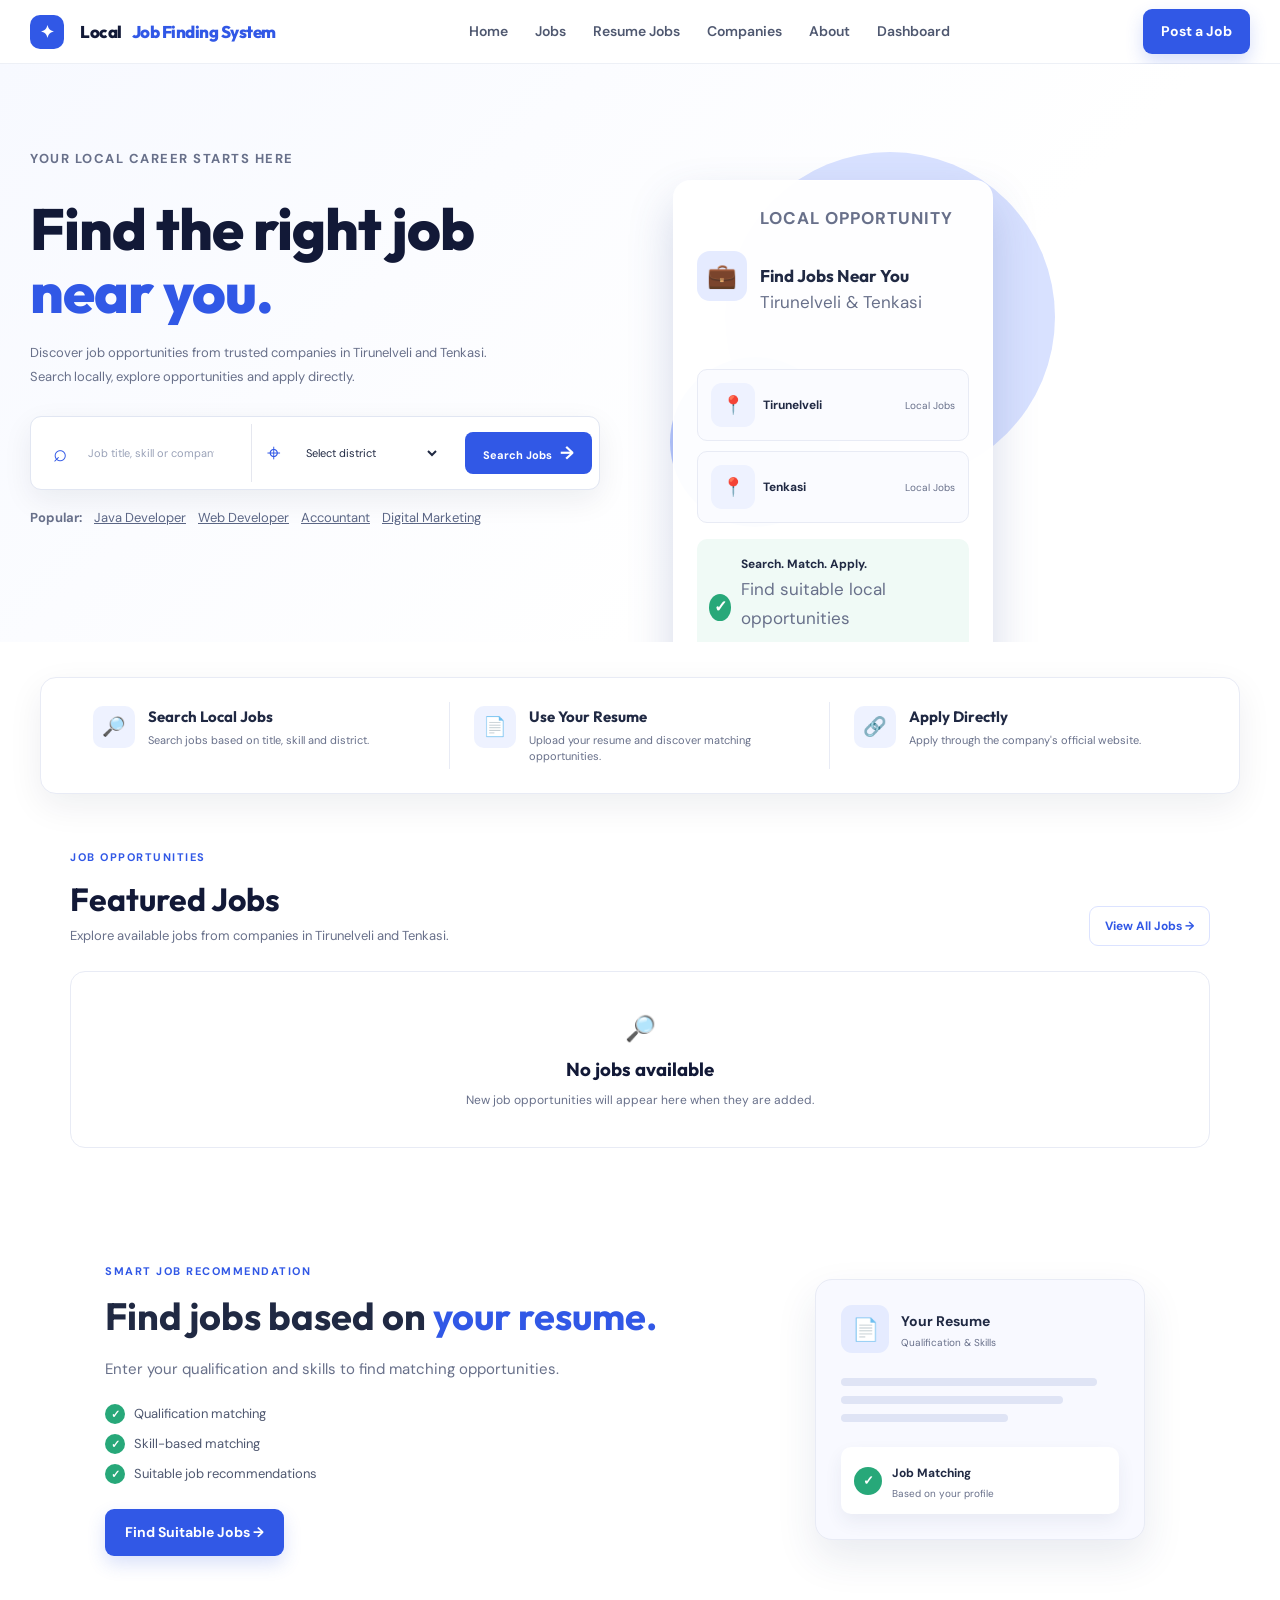
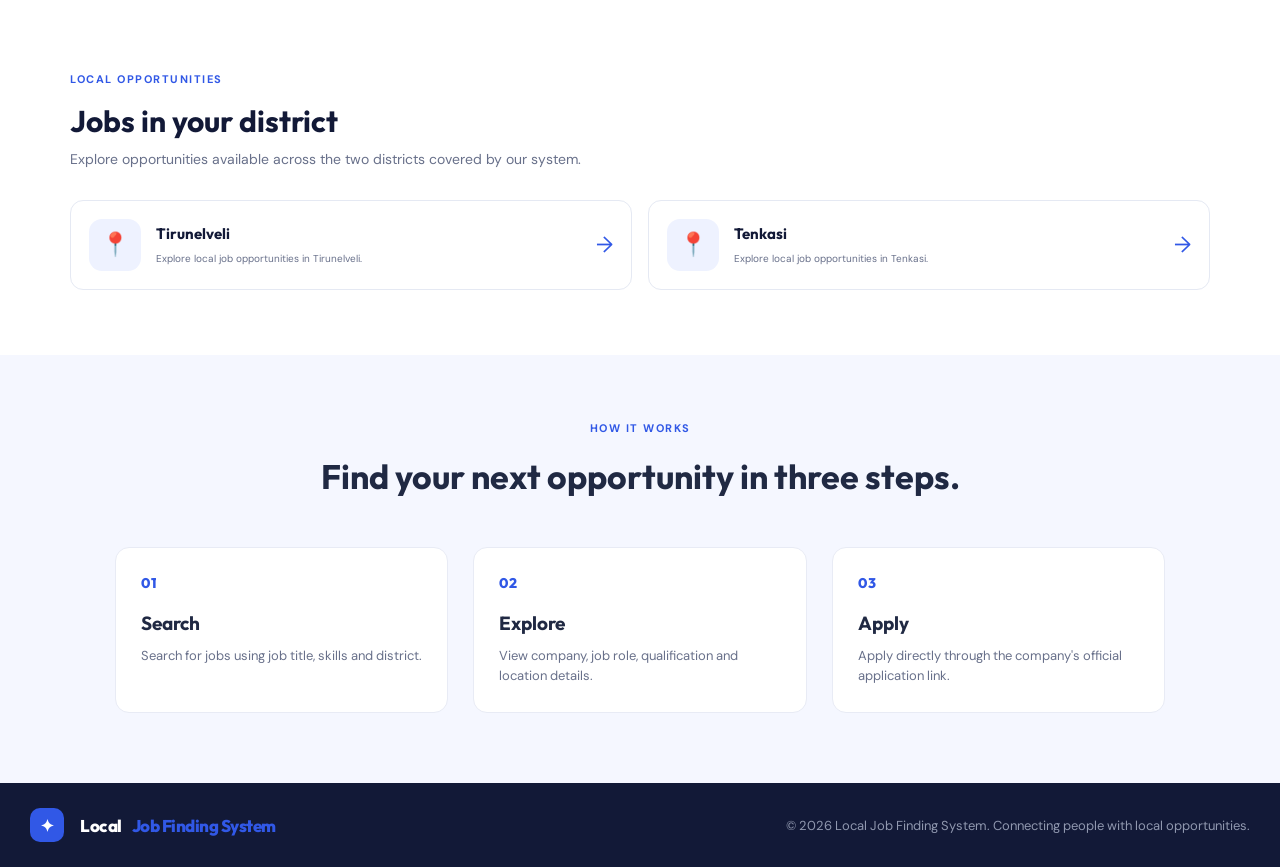
<file: src/main/resources/static/index.html>
<!DOCTYPE html>
<html lang="en">

<head>
    <meta charset="UTF-8">
    <meta name="viewport" content="width=device-width, initial-scale=1.0">

    <title> Local Job Finding System</title>

    <link rel="stylesheet" href="css/style.css">
</head>

<body>

    <!-- ================= NAVBAR ================= -->

    <header class="navbar">

        <a class="logo" href="index.html">
            <span class="logo-icon">✦</span>
            Local<span>Job Finding System</span>
        </a>

        <nav>
            <a href="index.html">Home</a>
            <a href="jobs.html">Jobs</a>
            <a href="resume-jobs.html">Resume Jobs</a>
            <a href="companies.html">Companies</a>
            <a href="about.html">About</a>
            <a href="dashboard.html">Dashboard</a>
        </nav>

        <div class="nav-actions">
            <a class="post-job" href="post-job.html">Post a Job</a>
        </div>

    </header>


    <main>

        <!-- ================= HERO ================= -->

        <section class="hero">

            <div class="hero-content">

                <p class="tag">
                    YOUR LOCAL CAREER STARTS HERE
                </p>

                <h1>
                    Find the right job
                    <br>
                    <span>near you.</span>
                </h1>

                <p class="hero-text">
                    Discover job opportunities from trusted companies
                    in Tirunelveli and Tenkasi. Search locally,
                    explore opportunities and apply directly.
                </p>


                <!-- SEARCH -->

                <div class="search-box">

                    <div class="search-field">

                        <span>⌕</span>

                        <input
                            type="text"
                            id="homeJobSearch"
                            placeholder="Job title, skill or company">

                    </div>


                    <div class="search-field location">

                        <span>⌖</span>

                        <select id="homeDistrict">

                            <option value="">
                                Select district
                            </option>

                            <option value="Tirunelveli">
                                Tirunelveli
                            </option>

                            <option value="Tenkasi">
                                Tenkasi
                            </option>

                        </select>

                    </div>


                    <button id="homeSearchBtn">
                        Search Jobs
                        <span>→</span>
                    </button>

                </div>


                <!-- POPULAR SEARCH -->

                <div class="popular">

                    <strong>Popular:</strong>

                    <a href="jobs.html?search=Java Developer">
                        Java Developer
                    </a>

                    <a href="jobs.html?search=Web Developer">
                        Web Developer
                    </a>

                    <a href="jobs.html?search=Accountant">
                        Accountant
                    </a>

                    <a href="jobs.html?search=Digital Marketing">
                        Digital Marketing
                    </a>

                </div>

            </div>


            <!-- ================= HERO VISUAL ================= -->

            <div class="hero-visual">

                <div class="circle circle-one"></div>
                <div class="circle circle-two"></div>

                <div class="career-card">

                    <div class="card-top">

                        <div class="profile-icon">
                            💼
                        </div>

                        <div>

                            <p class="small-title">
                                LOCAL OPPORTUNITY
                            </p>

                            <h3>
                                Find Jobs Near You
                            </h3>

                            <p class="company">
                                Tirunelveli & Tenkasi
                            </p>

                        </div>

                    </div>


                    <div class="district-box">

                        <div>
                            <span class="district-icon">📍</span>
                            <strong>Tirunelveli</strong>
                        </div>

                        <span>
                            Local Jobs
                        </span>

                    </div>


                    <div class="district-box">

                        <div>
                            <span class="district-icon">📍</span>
                            <strong>Tenkasi</strong>
                        </div>

                        <span>
                            Local Jobs
                        </span>

                    </div>


                    <div class="career-message">

                        <span class="check-icon">
                            ✓
                        </span>

                        <div>

                            <strong>
                                Search. Match. Apply.
                            </strong>

                            <p>
                                Find suitable local opportunities
                            </p>

                        </div>

                    </div>

                </div>

            </div>

        </section>


        <!-- ==================================================
             NO STATS SECTION
             ================================================== -->


        <!-- ================= QUICK INFO ================= -->

        <section class="quick-info">

            <div class="info-card">

                <div class="info-icon">
                    🔎
                </div>

                <div>

                    <h3>
                        Search Local Jobs
                    </h3>

                    <p>
                        Search jobs based on title, skill
                        and district.
                    </p>

                </div>

            </div>


            <div class="info-card">

                <div class="info-icon">
                    📄
                </div>

                <div>

                    <h3>
                        Use Your Resume
                    </h3>

                    <p>
                        Upload your resume and discover
                        matching opportunities.
                    </p>

                </div>

            </div>


            <div class="info-card">

                <div class="info-icon">
                    🔗
                </div>

                <div>

                    <h3>
                        Apply Directly
                    </h3>

                    <p>
                        Apply through the company's
                        official website.
                    </p>

                </div>

            </div>

        </section>


        <!-- ================= RESUME SECTION ================= -->

        <section class="resume-section">

            <div class="resume-content">

                <p class="tag">
                    SMART JOB RECOMMENDATION
                </p>

                <h2>
                    Find jobs based on
                    <span>your resume.</span>
                </h2>
                <p>
                  Enter your qualification and skills
                  to find matching opportunities.
                </p>


                <div class="resume-points">

                    <div>
                        <span>✓</span>
                        Qualification matching
                    </div>

                    <div>
                        <span>✓</span>
                        Skill-based matching
                    </div>

                    <div>
                        <span>✓</span>
                        Suitable job recommendations
                    </div>

                </div>


                <a
                    href="resume-jobs.html"
                    class="primary-button">

                    Find Suitable Jobs →

                </a>

            </div>


            <div class="resume-visual">

                <div class="resume-box">

                    <div class="resume-header">

                        <div class="resume-file-icon">
                            📄
                        </div>

                        <div>

                            <strong>
                                Your Resume
                            </strong>

                            <p>
                                Qualification & Skills
                            </p>

                        </div>

                    </div>


                    <div class="resume-line large"></div>
                    <div class="resume-line"></div>
                    <div class="resume-line medium"></div>


                    <div class="matching-box">

                        <span>✓</span>

                        <div>

                            <strong>
                                Job Matching
                            </strong>

                            <p>
                                Based on your profile
                            </p>

                        </div>

                    </div>

                </div>

            </div>

        </section>


        <!-- ================= DISTRICT SECTION ================= -->

        <section class="district-section">

            <div class="section-heading">

                <div>

                    <p class="tag">
                        LOCAL OPPORTUNITIES
                    </p>

                    <h2>
                        Jobs in your district
                    </h2>

                    <p class="section-description">
                        Explore opportunities available
                        across the two districts covered
                        by our system.
                    </p>

                </div>

            </div>


            <div class="district-grid">

                <a
                    href="jobs.html?district=Tirunelveli"
                    class="district-card">

                    <div class="district-card-icon">
                        📍
                    </div>

                    <div>

                        <h3>
                            Tirunelveli
                        </h3>

                        <p>
                            Explore local job opportunities
                            in Tirunelveli.
                        </p>

                    </div>

                    <span class="arrow">
                        →
                    </span>

                </a>


                <a
                    href="jobs.html?district=Tenkasi"
                    class="district-card">

                    <div class="district-card-icon">
                        📍
                    </div>

                    <div>

                        <h3>
                            Tenkasi
                        </h3>

                        <p>
                            Explore local job opportunities
                            in Tenkasi.
                        </p>

                    </div>

                    <span class="arrow">
                        →
                    </span>

                </a>

            </div>

        </section>


        <!-- ================= HOW IT WORKS ================= -->

        <section
            class="how-section"
            id="how-it-works">

            <div class="section-heading center">

                <p class="tag">
                    HOW IT WORKS
                </p>

                <h2>
                    Find your next opportunity
                    in three steps.
                </h2>

            </div>


            <div class="steps">

                <div class="step">

                    <div class="step-number">
                        01
                    </div>

                    <h3>
                        Search
                    </h3>

                    <p>
                        Search for jobs using job title,
                        skills and district.
                    </p>

                </div>


                <div class="step">

                    <div class="step-number">
                        02
                    </div>

                    <h3>
                        Explore
                    </h3>

                    <p>
                        View company, job role,
                        qualification and location details.
                    </p>

                </div>


                <div class="step">

                    <div class="step-number">
                        03
                    </div>

                    <h3>
                        Apply
                    </h3>

                    <p>
                        Apply directly through the
                        company's official application link.
                    </p>

                </div>

            </div>

        </section>

    </main>


    <!-- ================= FOOTER ================= -->

    <footer>

        <a class="logo" href="index.html">

            <span class="logo-icon">
                ✦
            </span>

            Local <span>Job Finding System</span>

        </a>

        <p>
            © 2026 Local Job Finding System. Connecting people with
            local opportunities.
        </p>

    </footer>


    <script src="js/script.js"></script>

</body>

</html>
</file>
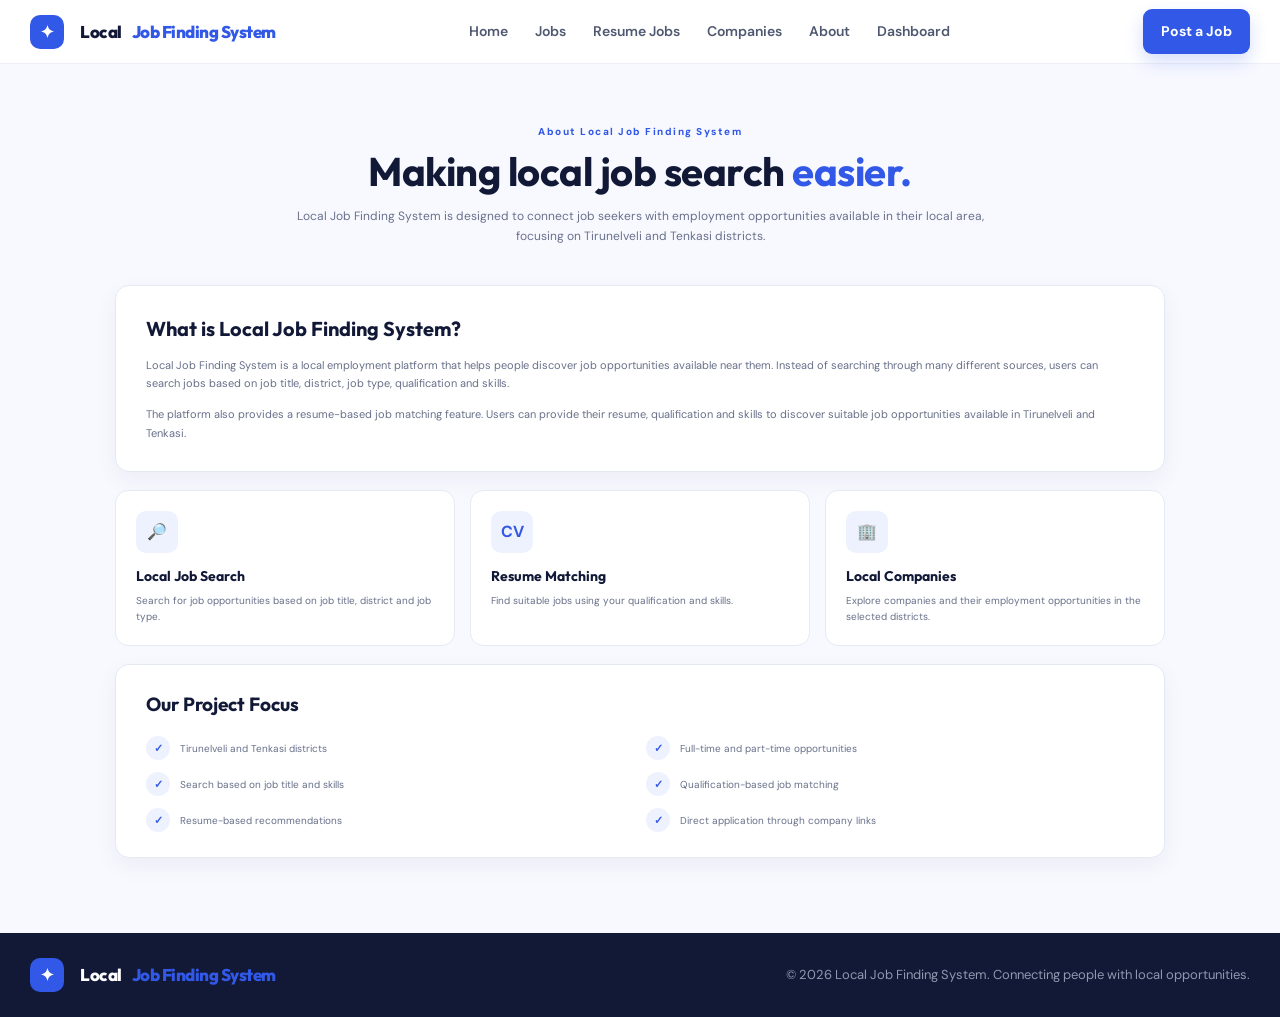
<file: src/main/resources/static/about.html>
<!DOCTYPE html>
<html lang="en">

<head>
    <meta charset="UTF-8">
    <meta name="viewport" content="width=device-width, initial-scale=1.0">

    <title>About | Local Job Finding System</title>

    <link rel="stylesheet" href="css/style.css">

    <style>
        .about-page {
            background: #f7f8fc;
            min-height: calc(100vh - 100px);
            padding: 70px 24px 90px;
        }

        .about-header {
            max-width: 780px;
            margin: 0 auto 50px;
            text-align: center;
        }

        .about-label {
            color: #3158df;
            font-size: 14px;
            font-weight: 700;
            letter-spacing: 1.5px;
            margin-bottom: 12px;
        }

        .about-header h1 {
            color: #17213c;
            font-size: 42px;
            margin: 0 0 16px;
        }

        .about-header h1 span {
            color: #3158df;
        }

        .about-header p {
            color: #707a94;
            font-size: 17px;
            line-height: 1.7;
            margin: 0;
        }

        .about-container {
            max-width: 1050px;
            margin: auto;
        }

        .about-main {
            background: white;
            border: 1px solid #e7eaf2;
            border-radius: 18px;
            padding: 35px;
            margin-bottom: 25px;
            box-shadow: 0 8px 25px rgba(30, 50, 100, 0.04);
        }

        .about-main h2 {
            color: #17213c;
            font-size: 25px;
            margin: 0 0 15px;
        }

        .about-main p {
            color: #737d94;
            font-size: 15px;
            line-height: 1.8;
            margin: 0 0 15px;
        }

        .about-main p:last-child {
            margin-bottom: 0;
        }

        .about-grid {
            display: grid;
            grid-template-columns: repeat(3, 1fr);
            gap: 20px;
            margin-bottom: 25px;
        }

        .about-card {
            background: white;
            border: 1px solid #e7eaf2;
            border-radius: 16px;
            padding: 25px;
        }

        .about-icon {
            width: 48px;
            height: 48px;
            border-radius: 12px;
            background: #edf1ff;
            color: #3158df;
            display: flex;
            align-items: center;
            justify-content: center;
            font-size: 20px;
            font-weight: 700;
            margin-bottom: 18px;
        }

        .about-card h3 {
            color: #25304b;
            font-size: 17px;
            margin: 0 0 9px;
        }

        .about-card p {
            color: #7b8499;
            font-size: 13px;
            line-height: 1.6;
            margin: 0;
        }

        .about-focus {
            background: white;
            border: 1px solid #e7eaf2;
            border-radius: 18px;
            padding: 30px 35px;
        }

        .about-focus h2 {
            color: #17213c;
            font-size: 22px;
            margin: 0 0 20px;
        }

        .focus-list {
            display: grid;
            grid-template-columns: 1fr 1fr;
            gap: 14px;
        }

        .focus-item {
            display: flex;
            align-items: center;
            gap: 12px;
            color: #5f6980;
            font-size: 14px;
        }

        .focus-check {
            width: 25px;
            height: 25px;
            border-radius: 50%;
            background: #edf1ff;
            color: #3158df;
            display: flex;
            align-items: center;
            justify-content: center;
            font-weight: 700;
            flex-shrink: 0;
        }

        @media (max-width: 800px) {

            .about-header h1 {
                font-size: 32px;
            }

            .about-grid {
                grid-template-columns: 1fr;
            }

            .focus-list {
                grid-template-columns: 1fr;
            }
        }
        /* ================================
   ABOUT PAGE - JOBSPHERE DESIGN
================================ */

.about-page {
    background: #f8f9ff;
    padding: 60px 20px 75px;
}

/* Header */

.about-header {
    max-width: 700px;
    margin: 0 auto 38px;
}

.about-label {
    margin-bottom: 9px;
    color: #3158e6;
    font-size: 10px;
    font-weight: 800;
    letter-spacing: 1.5px;
}

.about-header h1 {
    margin: 0 0 12px;
    color: #121937;
    font-family: "Outfit", sans-serif;
    font-size: 40px;
    line-height: 1.15;
    letter-spacing: -.5px;
}

.about-header h1 span {
    color: #3158e6;
}

.about-header p {
    margin: 0;
    color: #68708a;
    font-size: 12px;
    line-height: 1.7;
}

/* Main container */

.about-container {
    max-width: 1050px;
}

/* Main About Card */

.about-main {
    margin-bottom: 18px;
    padding: 28px 30px;
    border: 1px solid #e5e9f3;
    border-radius: 14px;
    box-shadow: 0 8px 25px rgba(18, 25, 55, .05);
}

.about-main h2 {
    margin-bottom: 12px;
    color: #121937;
    font-family: "Outfit", sans-serif;
    font-size: 20px;
}

.about-main p {
    margin-bottom: 12px;
    color: #68708a;
    font-size: 11px;
    line-height: 1.7;
}

/* Feature Cards */

.about-grid {
    grid-template-columns: repeat(3, minmax(0, 1fr));
    gap: 15px;
    margin-bottom: 18px;
}

.about-card {
    padding: 20px;
    border: 1px solid #e5e9f3;
    border-radius: 13px;
    box-shadow: none;
    transition:
        transform .2s ease,
        box-shadow .2s ease,
        border-color .2s ease;
}

.about-card:hover {
    transform: translateY(-3px);
    border-color: #d5defc;
    box-shadow: 0 10px 25px rgba(18, 25, 55, .07);
}

.about-icon {
    width: 42px;
    height: 42px;
    margin-bottom: 13px;
    border-radius: 10px;
    background: #eef2ff;
    color: #3158e6;
    font-size: 16px;
}

.about-card h3 {
    margin-bottom: 6px;
    color: #121937;
    font-family: "Outfit", sans-serif;
    font-size: 14px;
}

.about-card p {
    color: #68708a;
    font-size: 10px;
    line-height: 1.6;
}

/* Project Focus */

.about-focus {
    padding: 25px 30px;
    border: 1px solid #e5e9f3;
    border-radius: 14px;
    box-shadow: 0 8px 25px rgba(18, 25, 55, .05);
}

.about-focus h2 {
    margin-bottom: 18px;
    color: #121937;
    font-family: "Outfit", sans-serif;
    font-size: 19px;
}

.focus-list {
    gap: 12px;
}

.focus-item {
    gap: 10px;
    color: #68708a;
    font-size: 10px;
}

.focus-check {
    width: 24px;
    height: 24px;
    background: #eef2ff;
    color: #3158e6;
    font-size: 11px;
}

/* Mobile */

@media (max-width: 800px) {

    .about-page {
        padding: 45px 15px 60px;
    }

    .about-header h1 {
        font-size: 32px;
    }

    .about-grid {
        grid-template-columns: 1fr;
    }

    .focus-list {
        grid-template-columns: 1fr;
    }

    .about-main {
        padding: 23px;
    }

    .about-focus {
        padding: 23px;
    }
}
    </style>
</head>


<body>

    <!-- Navigation -->
    <header class="navbar">

    <a class="logo" href="index.html">
        <span class="logo-icon">✦</span>
        Local<span> Job Finding System</span>
    </a>

    <nav>
        <a href="index.html">Home</a>
        <a href="jobs.html">Jobs</a>
        <a href="resume-jobs.html">Resume Jobs</a>
        <a href="companies.html">Companies</a>
        <a href="about.html">About</a>
        <a href="dashboard.html">Dashboard</a>
    </nav>

    <div class="nav-actions">
        <a class="post-job" href="post-job.html">Post a Job</a>
    </div>

</header>


    <!-- About Page -->
    <main class="about-page">

        <section class="about-header">

            <div class="about-label">
                About Local Job Finding System 
            </div>

            <h1>
                Making local job search <span>easier.</span>
            </h1>

            <p>
                Local Job Finding System is designed to connect job seekers with
                employment opportunities available in their local area,
                focusing on Tirunelveli and Tenkasi districts.
            </p>

        </section>


        <div class="about-container">

            <!-- About Project -->
            <section class="about-main">

                <h2>
                    What is Local Job Finding System?
                </h2>

                <p>
                    Local Job Finding System is a local employment platform that helps
                    people discover job opportunities available near them.
                    Instead of searching through many different sources,
                    users can search jobs based on job title, district,
                    job type, qualification and skills.
                </p>

                <p>
                    The platform also provides a resume-based job matching
                    feature. Users can provide their resume, qualification
                    and skills to discover suitable job opportunities
                    available in Tirunelveli and Tenkasi.
                </p>

            </section>


            <!-- Features -->
            <section class="about-grid">

                <div class="about-card">

                    <div class="about-icon">
                        🔎
                    </div>

                    <h3>
                        Local Job Search
                    </h3>

                    <p>
                        Search for job opportunities based on job title,
                        district and job type.
                    </p>

                </div>


                <div class="about-card">

                    <div class="about-icon">
                        CV
                    </div>

                    <h3>
                        Resume Matching
                    </h3>

                    <p>
                        Find suitable jobs using your qualification
                        and skills.
                    </p>

                </div>


                <div class="about-card">

                    <div class="about-icon">
                        🏢
                    </div>

                    <h3>
                        Local Companies
                    </h3>

                    <p>
                        Explore companies and their employment
                        opportunities in the selected districts.
                    </p>

                </div>

            </section>


            <!-- Project Focus -->
            <section class="about-focus">

                <h2>
                    Our Project Focus
                </h2>

                <div class="focus-list">

                    <div class="focus-item">

                        <div class="focus-check">
                            ✓
                        </div>

                        Tirunelveli and Tenkasi districts

                    </div>


                    <div class="focus-item">

                        <div class="focus-check">
                            ✓
                        </div>

                        Full-time and part-time opportunities

                    </div>


                    <div class="focus-item">

                        <div class="focus-check">
                            ✓
                        </div>

                        Search based on job title and skills

                    </div>


                    <div class="focus-item">

                        <div class="focus-check">
                            ✓
                        </div>

                        Qualification-based job matching

                    </div>


                    <div class="focus-item">

                        <div class="focus-check">
                            ✓
                        </div>

                        Resume-based recommendations

                    </div>


                    <div class="focus-item">

                        <div class="focus-check">
                            ✓
                        </div>

                        Direct application through company links

                    </div>

                </div>

            </section>

        </div>

    </main>


    <!-- Footer -->
    <footer>

        <div class="logo">
            <span class="logo-icon">✦</span>
            Local<span> Job Finding System</span>
        </div>

        <p>
            © 2026 Local Job Finding System. Connecting people with local opportunities.
        </p>

    </footer>

</body>

</html>
</file>
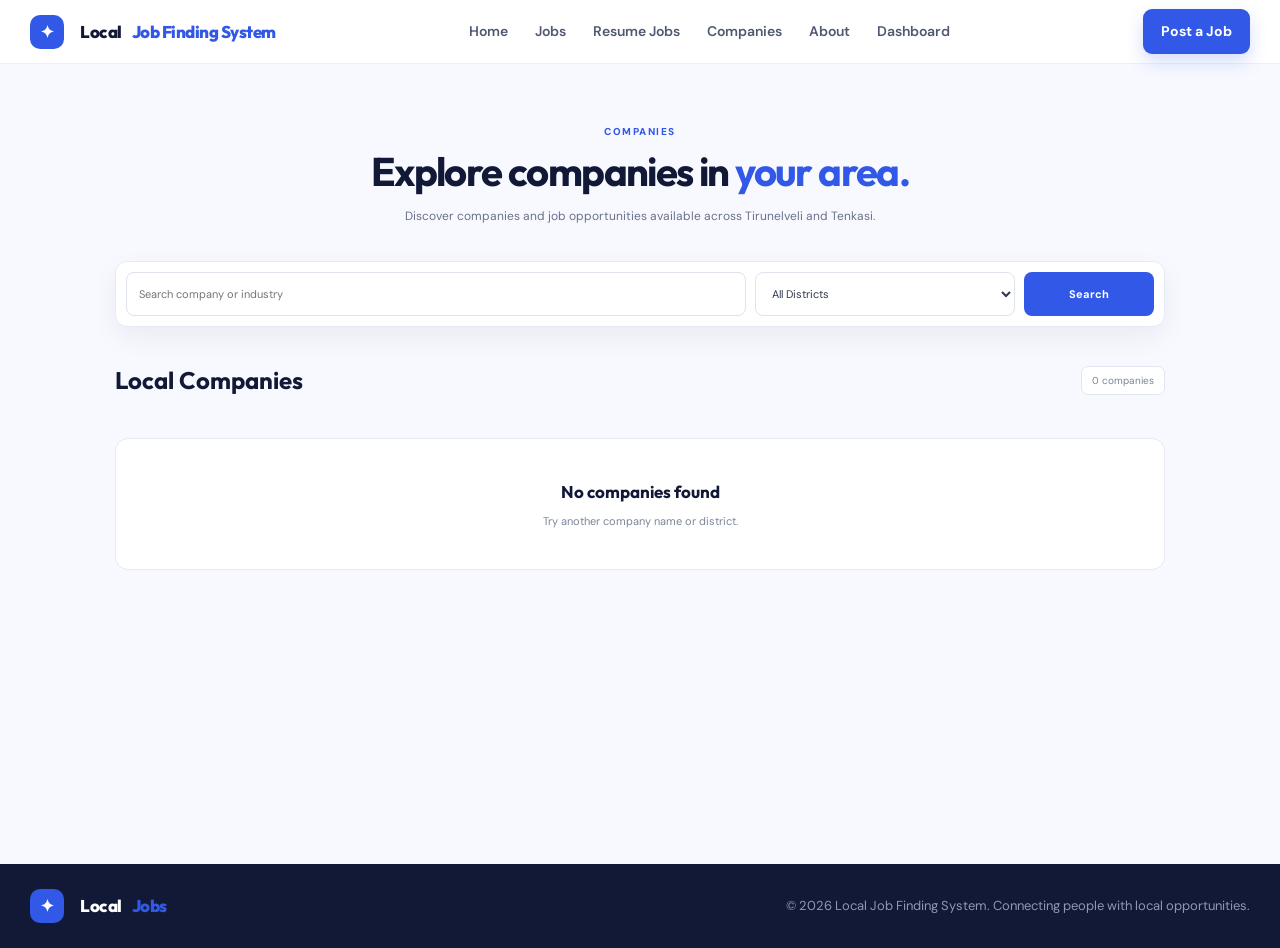
<file: src/main/resources/static/companies.html>
<!DOCTYPE html>
<html lang="en">

<head>
    <meta charset="UTF-8">
    <meta name="viewport" content="width=device-width, initial-scale=1.0">

    <title>Companies | Local Job Finding System</title>

    <link rel="stylesheet" href="css/style.css">

    <style>
        /* ================= COMPANIES PAGE ================= */

        .companies-page {
            background: #f7f8fc;
            min-height: calc(100vh - 100px);
            padding: 65px 24px 90px;
        }

        .companies-header {
            max-width: 760px;
            margin: 0 auto 40px;
            text-align: center;
        }

        .companies-label {
            color: #3158df;
            font-size: 14px;
            font-weight: 700;
            letter-spacing: 1.5px;
            margin-bottom: 12px;
        }

        .companies-header h1 {
            color: #17213c;
            font-size: 42px;
            margin: 0 0 15px;
        }

        .companies-header h1 span {
            color: #3158df;
        }

        .companies-header p {
            color: #707a94;
            font-size: 17px;
            line-height: 1.7;
            margin: 0;
        }

        /* ================= SEARCH ================= */

        .company-search-box {
            max-width: 1050px;
            margin: 0 auto 35px;

            background: white;
            border: 1px solid #e7eaf2;
            border-radius: 16px;

            padding: 18px;

            display: grid;
            grid-template-columns: 1fr 260px 130px;
            gap: 12px;

            box-shadow: 0 8px 25px rgba(30, 50, 100, 0.05);
        }

        .company-search-box input,
        .company-search-box select {
            width: 100%;
            box-sizing: border-box;

            padding: 14px 15px;

            border: 1px solid #dfe3ed;
            border-radius: 10px;

            outline: none;

            font-size: 14px;
            color: #30394f;
            background: white;
        }

        .company-search-box input:focus,
        .company-search-box select:focus {
            border-color: #3158df;
        }

        .company-search-button {
            border: none;
            border-radius: 10px;

            background: #3158df;
            color: white;

            font-size: 14px;
            font-weight: 700;

            cursor: pointer;
        }

        .company-search-button:hover {
            background: #2749c7;
        }

        /* ================= RESULTS ================= */

        .companies-results-header {
            max-width: 1050px;
            margin: 0 auto 18px;

            display: flex;
            align-items: center;
            justify-content: space-between;
        }

        .companies-results-header h2 {
            margin: 0;
            color: #17213c;
            font-size: 24px;
        }

        .company-count {
            color: #7b8499;
            font-size: 14px;
        }

        /* ================= COMPANY GRID ================= */

        .companies-grid {
            max-width: 1050px;
            margin: auto;

            display: grid;
            grid-template-columns: repeat(2, 1fr);
            gap: 22px;
        }

        .company-card {
            background: white;

            border: 1px solid #e7eaf2;
            border-radius: 17px;

            padding: 25px;

            box-shadow: 0 7px 22px rgba(30, 50, 100, 0.04);

            transition: transform 0.2s, box-shadow 0.2s;
        }

        .company-card:hover {
            transform: translateY(-3px);

            box-shadow: 0 12px 30px rgba(30, 50, 100, 0.08);
        }

        .company-top {
            display: flex;
            align-items: center;
            gap: 15px;

            margin-bottom: 18px;
        }

        .company-logo {
            width: 54px;
            height: 54px;

            border-radius: 13px;

            background: #3158df;
            color: white;

            display: flex;
            align-items: center;
            justify-content: center;

            font-size: 21px;
            font-weight: 700;

            flex-shrink: 0;
        }

        .company-top h3 {
            color: #17213c;

            margin: 0 0 5px;

            font-size: 19px;
        }

        .company-district {
            color: #7b8499;
            font-size: 13px;
        }

        .company-description {
            color: #737d94;

            font-size: 14px;
            line-height: 1.6;

            margin: 0 0 18px;
        }

        .company-info {
            display: flex;
            flex-wrap: wrap;

            gap: 8px;

            margin-bottom: 20px;
        }

        .company-tag {
            background: #f1f3f9;
            color: #68728a;

            border-radius: 7px;

            padding: 7px 10px;

            font-size: 12px;
        }

        .company-actions {
            display: flex;
            gap: 10px;
        }

        .company-button {
            flex: 1;

            text-align: center;
            text-decoration: none;

            padding: 11px 12px;

            border-radius: 9px;

            font-size: 13px;
            font-weight: 700;

            box-sizing: border-box;
        }

        .view-jobs {
            border: 1px solid #3158df;
            color: #3158df;
            background: white;
        }

        .official-site {
            background: #3158df;
            color: white;
        }

        .view-jobs:hover {
            background: #f3f5ff;
        }

        .official-site:hover {
            background: #2749c7;
        }

        /* ================= NO COMPANIES ================= */

        .no-companies {
            max-width: 1050px;
            margin: 25px auto 0;

            padding: 40px 20px;

            background: white;

            border: 1px solid #e7eaf2;
            border-radius: 16px;

            text-align: center;

            display: none;
        }

        .no-companies h3 {
            color: #25304b;
            margin: 0 0 8px;
        }

        .no-companies p {
            color: #7b8499;

            margin: 0;

            font-size: 14px;
        }

        /* ================= RESPONSIVE ================= */

        @media (max-width: 800px) {

            .company-search-box {
                grid-template-columns: 1fr;
            }

            .companies-grid {
                grid-template-columns: 1fr;
            }

            .companies-header h1 {
                font-size: 32px;
            }
        }

        @media (max-width: 600px) {

            .companies-page {
                padding: 50px 15px 70px;
            }

            .companies-results-header {
                align-items: flex-start;
                flex-direction: column;
                gap: 8px;
            }
        }

        .company-card {
    display: flex;
    flex-direction: column;
}

.company-actions {
    margin-top: auto;
}

/* ================================
   COMPANIES PAGE - JOBSPHERE DESIGN
================================ */

.companies-page {
    background: #f8f9ff;
    padding: 60px 20px 75px;
}

/* Header */

.companies-header {
    max-width: 700px;
    margin: 0 auto 35px;
}

.companies-label {
    margin-bottom: 9px;
    color: #3158e6;
    font-size: 10px;
    font-weight: 800;
    letter-spacing: 1.5px;
}

.companies-header h1 {
    margin: 0 0 12px;
    color: #121937;
    font-family: "Outfit", sans-serif;
    font-size: 40px;
    line-height: 1.15;
}

.companies-header h1 span {
    color: #3158e6;
}

.companies-header p {
    color: #68708a;
    font-size: 12px;
    line-height: 1.7;
}

/* Search */

.company-search-box {
    max-width: 1050px;
    padding: 10px;
    gap: 9px;
    border-radius: 12px;
    box-shadow: 0 10px 28px rgba(18, 25, 55, .06);
}

.company-search-box input,
.company-search-box select {
    min-height: 44px;
    padding: 0 12px;
    border-radius: 8px;
    font-size: 11px;
}

.company-search-box input:focus,
.company-search-box select:focus {
    border-color: #3158e6;
    box-shadow: 0 0 0 3px rgba(49, 88, 230, .07);
}

.company-search-button {
    min-height: 44px;
    border-radius: 8px;
    background: #3158e6;
    font-size: 11px;
}

.company-search-button:hover {
    background: #2345c9;
}

/* Results */

.companies-results-header {
    max-width: 1050px;
    margin-bottom: 15px;
}

.companies-results-header h2 {
    color: #121937;
    font-family: "Outfit", sans-serif;
    font-size: 24px;
}

.company-count {
    padding: 6px 10px;
    border: 1px solid #e1e6f2;
    border-radius: 7px;
    background: #ffffff;
    font-size: 10px;
}

/* Company Grid */

.companies-grid {
    max-width: 1050px;
    grid-template-columns: repeat(3, minmax(0, 1fr));
    gap: 15px;
}

.company-card {
    padding: 19px;
    border: 1px solid #e5e9f3;
    border-radius: 13px;
    box-shadow: none;
    transition: transform .2s ease,
                box-shadow .2s ease,
                border-color .2s ease;
}

.company-card:hover {
    transform: translateY(-3px);
    border-color: #d5defc;
    box-shadow: 0 10px 25px rgba(18, 25, 55, .07);
}

.company-top {
    gap: 12px;
    margin-bottom: 15px;
}

.company-logo {
    width: 43px;
    height: 43px;
    border-radius: 10px;
    background: #eef2ff;
    color: #3158e6;
    font-size: 16px;
}

.company-top h3 {
    color: #121937;
    font-family: "Outfit", sans-serif;
    font-size: 14px;
}

.company-district {
    font-size: 10px;
}

.company-description {
    margin-bottom: 14px;
    color: #68708a;
    font-size: 10px;
    line-height: 1.6;
}

.company-info {
    gap: 6px;
    margin-bottom: 16px;
}

.company-tag {
    padding: 5px 8px;
    border-radius: 6px;
    background: #f5f7ff;
    color: #68708a;
    font-size: 9px;
}

.company-actions {
    gap: 8px;
}

.company-button {
    padding: 9px 10px;
    border-radius: 7px;
    font-size: 10px;
}

.view-jobs {
    border-color: #dce3ff;
    color: #3158e6;
}

.view-jobs:hover {
    background: #f5f7ff;
}

.official-site {
    background: #3158e6;
}

.official-site:hover {
    background: #2345c9;
}

/* No results */

.no-companies {
    max-width: 1050px;
    padding: 40px 20px;
    border-radius: 13px;
    box-shadow: none;
}

.no-companies h3 {
    color: #121937;
    font-family: "Outfit", sans-serif;
    font-size: 17px;
}

.no-companies p {
    font-size: 11px;
}

/* Responsive */

@media (max-width: 950px) {
    .companies-grid {
        grid-template-columns: repeat(2, minmax(0, 1fr));
    }
}

@media (max-width: 650px) {

    .companies-page {
        padding: 45px 15px 60px;
    }

    .companies-header h1 {
        font-size: 32px;
    }

    .company-search-box {
        grid-template-columns: 1fr;
    }

    .companies-grid {
        grid-template-columns: 1fr;
    }

    .company-actions {
        flex-direction: column;
    }

    .company-button {
        width: 100%;
    }
}
    </style>
</head>


<body>

    <!-- ================= NAVIGATION ================= -->

<header class="navbar">

    <a class="logo" href="index.html">
        <span class="logo-icon">✦</span>
        Local<span> Job Finding System</span>
    </a>

    <nav>
        <a href="index.html">Home</a>
        <a href="jobs.html">Jobs</a>
        <a href="resume-jobs.html">Resume Jobs</a>
        <a href="companies.html">Companies</a>
        <a href="about.html">About</a>
        <a href="dashboard.html">Dashboard</a>
    </nav>

    <div class="nav-actions">
        <a class="post-job" href="post-job.html">Post a Job</a>
    </div>

</header>

    <!-- ================= COMPANIES PAGE ================= -->

    <main class="companies-page">


        <!-- HEADER -->

        <section class="companies-header">

            <div class="companies-label">
                 COMPANIES
            </div>

            <h1>
                Explore companies in
                <span>your area.</span>
            </h1>

            <p>
                Discover companies and job opportunities
                available across Tirunelveli and Tenkasi.
            </p>

        </section>


        <!-- SEARCH -->

        <section class="company-search-box">

            <input
                type="text"
                id="companySearch"
                placeholder="Search company or industry"
            >


            <select id="companyDistrict">

                <option value="">
                    All Districts
                </option>

                <option value="Tirunelveli">
                    Tirunelveli
                </option>

                <option value="Tenkasi">
                    Tenkasi
                </option>

            </select>


            <button
                class="company-search-button"
                id="companySearchButton">

                Search

            </button>

        </section>


        <!-- RESULTS HEADER -->

        <div class="companies-results-header">

            <h2>
                Local Companies
            </h2>

            <span
                class="company-count"
                id="companyCount">

                0 companies

            </span>

        </div>


        <!-- COMPANY LIST -->

        <section
            class="companies-grid"
            id="companiesGrid">

            <!--
                Companies will be loaded here
                from Spring Boot + MySQL.
            -->

        </section>


        <!-- NO RESULTS -->

        <div
            class="no-companies"
            id="noCompanies">

            <h3>
                No companies found
            </h3>

            <p>
                Try another company name or district.
            </p>

        </div>


    </main>


    <!-- ================= FOOTER ================= -->

    <footer>

        <div class="logo">

            <span class="logo-icon">✦</span>

            Local<span>Jobs</span>

        </div>

        <p>
            © 2026 Local Job Finding System. Connecting people with
            local opportunities.
        </p>

    </footer>


    <script src="js/companies.js"></script>

</body>

</html>
</file>
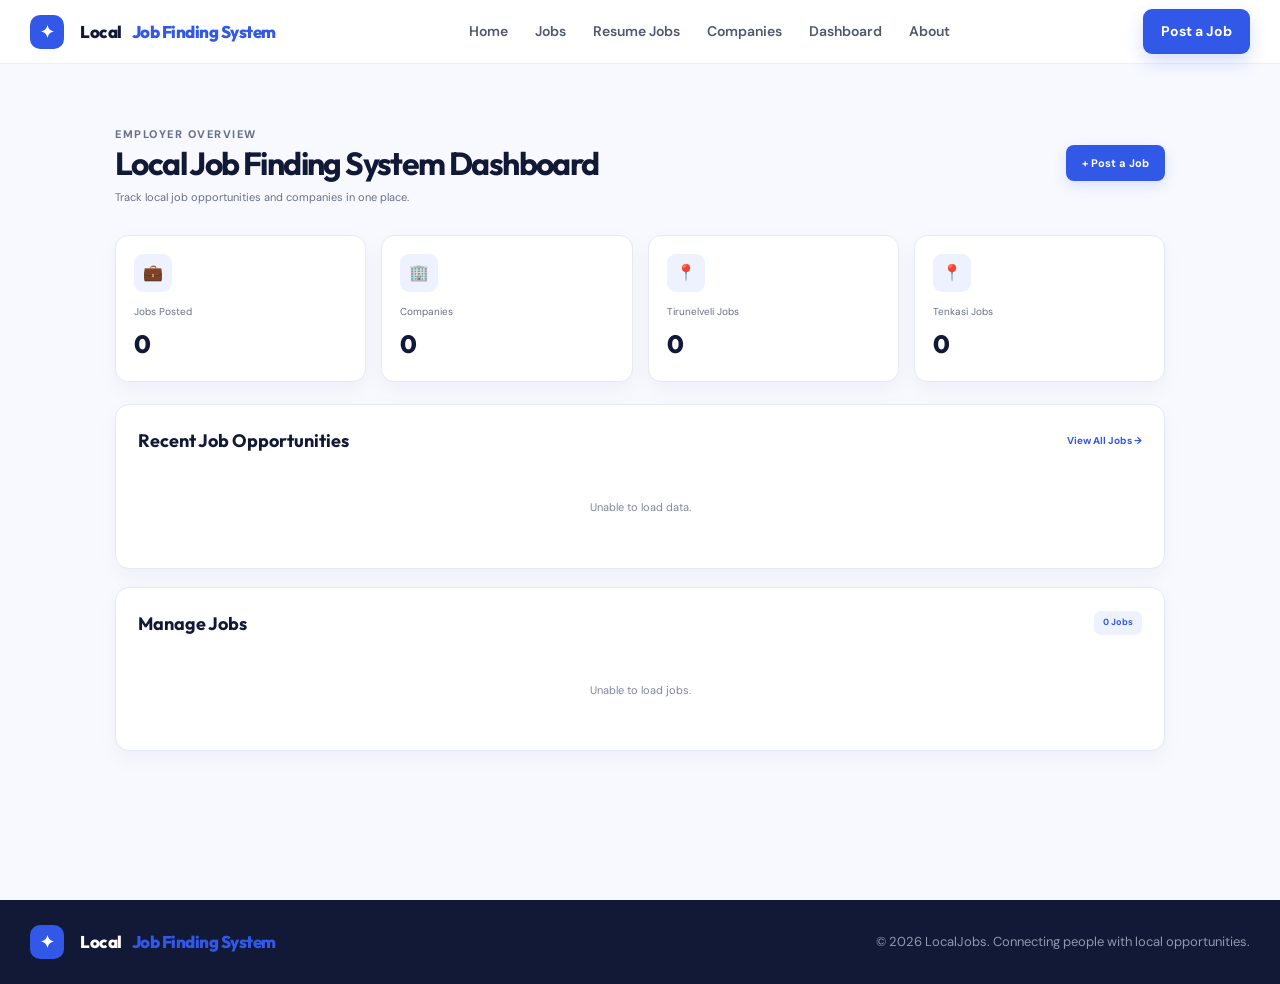
<file: src/main/resources/static/dashboard.html>
<!DOCTYPE html>
<html lang="en">
<head>
    <meta charset="UTF-8">
    <meta name="viewport" content="width=device-width, initial-scale=1.0">
    <title>Dashboard | Local Job Finding System</title>

    <link rel="stylesheet" href="css/style.css">

    <style>
        .dashboard-page {
            min-height: calc(100vh - 100px);
            padding: 60px 24px 90px;
            background: #f7f8fc;
        }

        .dashboard-header,
        .dashboard-content {
            max-width: 1050px;
            margin: auto;
        }

        .dashboard-header {
            display: flex;
            justify-content: space-between;
            align-items: center;
            gap: 20px;
            margin-bottom: 30px;
        }

        .dashboard-label {
            margin: 0 0 8px;
            color: #3158df;
            font-size: 13px;
            font-weight: 700;
            letter-spacing: 1.5px;
        }

        .dashboard-header h1 {
            margin: 0;
            color: #17213c;
            font-size: 34px;
        }

        .dashboard-header p {
            margin: 8px 0 0;
            color: #707a94;
        }

        .dashboard-post-button {
            display: inline-block;
            padding: 13px 18px;
            border-radius: 10px;
            background: #3158df;
            color: white;
            font-size: 14px;
            font-weight: 700;
            text-decoration: none;
        }

        .dashboard-stats {
            display: grid;
            grid-template-columns: repeat(4, 1fr);
            gap: 18px;
            margin-bottom: 28px;
        }

        .stat-card,
        .dashboard-card {
            border: 1px solid #e7eaf2;
            border-radius: 16px;
            background: white;
            box-shadow: 0 8px 25px rgba(30, 50, 100, 0.05);
        }

        .stat-card {
            padding: 22px;
        }

        .stat-icon {
            margin-bottom: 14px;
            font-size: 25px;
        }

        .stat-title {
            margin: 0 0 10px;
            color: #7b8499;
            font-size: 13px;
        }

        .stat-value {
            margin: 0;
            color: #17213c;
            font-size: 30px;
            font-weight: 700;
        }

        .dashboard-card {
            padding: 26px;
            margin-bottom: 25px;
        }

        .dashboard-card-header {
            display: flex;
            justify-content: space-between;
            align-items: center;
            gap: 15px;
            margin-bottom: 18px;
        }

        .dashboard-card-header h2 {
            margin: 0;
            color: #17213c;
            font-size: 22px;
        }

        .dashboard-card-header a {
            color: #3158df;
            font-size: 13px;
            font-weight: 700;
            text-decoration: none;
        }

        .dashboard-job-list,
        .manage-jobs-list {
            display: grid;
            gap: 12px;
        }

        .dashboard-job-item,
        .manage-job-item {
            display: flex;
            justify-content: space-between;
            align-items: center;
            gap: 18px;
            padding: 16px;
            border: 1px solid #edf0f6;
            border-radius: 11px;
            background: #fafbff;
        }

        .dashboard-job-item h3,
        .manage-job-item h3 {
            margin: 0 0 6px;
            color: #17213c;
            font-size: 16px;
        }

        .dashboard-job-item p,
        .manage-job-item p {
            margin: 0;
            color: #7b8499;
            font-size: 13px;
        }

        .dashboard-job-type {
            padding: 6px 10px;
            border-radius: 20px;
            color: #329875;
            background: #e8f8f1;
            font-size: 11px;
            font-weight: 700;
            white-space: nowrap;
        }

        .manage-actions {
            display: flex;
            gap: 8px;
        }

        .manage-button {
            padding: 8px 11px;
            border: 0;
            border-radius: 8px;
            font-size: 12px;
            font-weight: 700;
            cursor: pointer;
        }

        .edit-job-button {
            color: #3158df;
            background: #edf1ff;
        }

        .delete-job-button {
            color: #c0392b;
            background: #fff0f0;
        }

        .dashboard-empty {
            padding: 35px 15px;
            color: #7b8499;
            text-align: center;
        }

        .edit-modal {
            display: none;
            position: fixed;
            inset: 0;
            z-index: 1000;
            align-items: center;
            justify-content: center;
            padding: 20px;
            background: rgba(23, 33, 60, 0.55);
        }

        .edit-modal.show {
            display: flex;
        }

        .edit-modal-content {
            width: 100%;
            max-width: 700px;
            max-height: 88vh;
            overflow-y: auto;
            padding: 28px;
            border-radius: 18px;
            background: white;
        }

        .edit-modal-header {
            display: flex;
            justify-content: space-between;
            align-items: center;
            margin-bottom: 22px;
        }

        .edit-modal-header h2 {
            margin: 0;
            color: #17213c;
            font-size: 24px;
        }

        .close-edit-modal {
            width: 36px;
            height: 36px;
            border: 0;
            border-radius: 50%;
            color: #5f6983;
            background: #f1f3f9;
            cursor: pointer;
            font-size: 22px;
        }

        .edit-form-grid {
            display: grid;
            grid-template-columns: 1fr 1fr;
            gap: 16px;
        }

        .edit-form-group {
            margin-bottom: 16px;
        }

        .edit-form-group.full-width {
            grid-column: 1 / -1;
        }

        .edit-form-group label {
            display: block;
            margin-bottom: 7px;
            color: #25304b;
            font-size: 13px;
            font-weight: 700;
        }

        .edit-form-group input,
        .edit-form-group select,
        .edit-form-group textarea {
            width: 100%;
            box-sizing: border-box;
            padding: 12px;
            border: 1px solid #dfe3ed;
            border-radius: 9px;
            outline: none;
            color: #30394f;
            font: inherit;
        }

        .edit-form-group textarea {
            min-height: 110px;
            resize: vertical;
        }

        .edit-form-actions {
            display: flex;
            justify-content: flex-end;
            gap: 10px;
            margin-top: 10px;
        }

        .cancel-edit-button,
        .save-edit-button {
            padding: 12px 16px;
            border: 0;
            border-radius: 9px;
            cursor: pointer;
            font-weight: 700;
        }

        .cancel-edit-button {
            color: #5f6983;
            background: #f1f3f9;
        }

        .save-edit-button {
            color: white;
            background: #3158df;
        }

        @media (max-width: 800px) {
            .dashboard-header,
            .dashboard-job-item,
            .manage-job-item {
                align-items: flex-start;
                flex-direction: column;
            }

            .dashboard-stats {
                grid-template-columns: repeat(2, 1fr);
            }

            .edit-form-grid {
                grid-template-columns: 1fr;
            }
        }

        @media (max-width: 550px) {
            .dashboard-page {
                padding: 45px 15px 70px;
            }

            .dashboard-stats {
                grid-template-columns: 1fr;
            }

            .manage-actions {
                width: 100%;
            }

            .manage-button {
                flex: 1;
            }
        }
        
    /* ================================
   DASHBOARD - JOBSPHERE DESIGN
================================ */

.dashboard-page {
    min-height: calc(100vh - 64px);
    padding: 55px 20px 70px;
    background: #f8f9ff;
}

/* Header */

.dashboard-header,
.dashboard-content {
    max-width: 1050px;
}

.dashboard-header {
    margin-bottom: 28px;
}

.dashboard-label {
    margin-bottom: 8px;
    color: #3158e6;
    font-size: 10px;
    font-weight: 800;
    letter-spacing: 1.5px;
}

.dashboard-header h1 {
    margin: 0;
    color: #121937;
    font-family: "Outfit", sans-serif;
    font-size: 32px;
    line-height: 1.2;
}

.dashboard-header p {
    margin-top: 7px;
    color: #68708a;
    font-size: 11px;
    line-height: 1.6;
}

.dashboard-post-button {
    padding: 10px 16px;
    border-radius: 8px;
    background: #3158e6;
    color: #fff;
    font-size: 11px;
    font-weight: 700;
    box-shadow: 0 5px 14px rgba(49,88,230,.15);
    transition: .2s ease;
}

.dashboard-post-button:hover {
    background: #2345c9;
    transform: translateY(-1px);
}

/* Stats */

.dashboard-stats {
    gap: 15px;
    margin-bottom: 22px;
}

.stat-card {
    padding: 18px;
    border: 1px solid #e5e9f3;
    border-radius: 13px;
    box-shadow: 0 8px 22px rgba(18,25,55,.04);
    transition: transform .2s ease, box-shadow .2s ease;
}

.stat-card:hover {
    transform: translateY(-3px);
    box-shadow: 0 10px 25px rgba(18,25,55,.07);
}

.stat-icon {
    width: 38px;
    height: 38px;
    margin-bottom: 12px;
    display: flex;
    align-items: center;
    justify-content: center;
    border-radius: 9px;
    background: #eef2ff;
    font-size: 16px;
}

.stat-title {
    margin-bottom: 7px;
    color: #68708a;
    font-size: 10px;
}

.stat-value {
    color: #121937;
    font-family: "Outfit", sans-serif;
    font-size: 25px;
    font-weight: 800;
}

/* Dashboard Cards */

.dashboard-card {
    padding: 22px;
    margin-bottom: 18px;
    border: 1px solid #e5e9f3;
    border-radius: 14px;
    box-shadow: 0 8px 22px rgba(18,25,55,.04);
}

.dashboard-card-header {
    margin-bottom: 15px;
}

.dashboard-card-header h2 {
    color: #121937;
    font-family: "Outfit", sans-serif;
    font-size: 18px;
}

.dashboard-card-header a {
    color: #3158e6;
    font-size: 10px;
    font-weight: 700;
}

.dashboard-job-type {
    padding: 5px 9px;
    border-radius: 7px;
    background: #eef2ff;
    color: #3158e6;
    font-size: 9px;
}

/* Job Items */

.dashboard-job-list,
.manage-jobs-list {
    gap: 9px;
}

.dashboard-job-item,
.manage-job-item {
    padding: 14px;
    border: 1px solid #e7ebf3;
    border-radius: 9px;
    background: #fafbff;
    transition: border-color .2s ease, background .2s ease;
}

.dashboard-job-item:hover,
.manage-job-item:hover {
    border-color: #d5defc;
    background: #f8f9ff;
}

.dashboard-job-item h3,
.manage-job-item h3 {
    margin-bottom: 5px;
    color: #121937;
    font-family: "Outfit", sans-serif;
    font-size: 13px;
}

.dashboard-job-item p,
.manage-job-item p {
    color: #68708a;
    font-size: 10px;
}

/* Manage Buttons */

.manage-actions {
    gap: 7px;
}

.manage-button {
    padding: 7px 10px;
    border-radius: 7px;
    font-size: 9px;
    transition: .2s ease;
}

.edit-job-button {
    color: #3158e6;
    background: #eef2ff;
}

.edit-job-button:hover {
    background: #dfe6ff;
}

.delete-job-button {
    color: #c0392b;
    background: #fff1f1;
}

.delete-job-button:hover {
    background: #ffe2e2;
}

/* Empty State */

.dashboard-empty {
    padding: 30px 15px;
    color: #7d879d;
    font-size: 11px;
}

/* Edit Modal */

.edit-modal {
    background: rgba(18, 25, 55, .55);
}

.edit-modal-content {
    max-width: 680px;
    padding: 25px;
    border: 1px solid #e5e9f3;
    border-radius: 15px;
    box-shadow: 0 20px 50px rgba(18,25,55,.15);
}

.edit-modal-header {
    margin-bottom: 20px;
}

.edit-modal-header h2 {
    color: #121937;
    font-family: "Outfit", sans-serif;
    font-size: 20px;
}

.close-edit-modal {
    width: 34px;
    height: 34px;
    background: #f1f3f9;
    font-size: 19px;
    transition: .2s ease;
}

.close-edit-modal:hover {
    background: #e7ebf4;
}

/* Edit Inputs */

.edit-form-grid {
    gap: 14px;
}

.edit-form-group {
    margin-bottom: 14px;
}

.edit-form-group label {
    margin-bottom: 6px;
    color: #202943;
    font-size: 10px;
}

.edit-form-group input,
.edit-form-group select,
.edit-form-group textarea {
    padding: 10px 11px;
    border: 1px solid #e1e6f0;
    border-radius: 8px;
    font-size: 11px;
    transition: .2s ease;
}

.edit-form-group input:focus,
.edit-form-group select:focus,
.edit-form-group textarea:focus {
    border-color: #3158e6;
    box-shadow: 0 0 0 3px rgba(49,88,230,.07);
    outline: none;
}

/* Modal Buttons */

.cancel-edit-button,
.save-edit-button {
    padding: 10px 15px;
    border-radius: 8px;
    font-size: 10px;
    transition: .2s ease;
}

.cancel-edit-button:hover {
    background: #e7ebf4;
}

.save-edit-button {
    background: #3158e6;
}

.save-edit-button:hover {
    background: #2345c9;
}

/* Mobile */

@media (max-width: 800px) {

    .dashboard-page {
        padding: 45px 15px 60px;
    }

    .dashboard-header {
        align-items: flex-start;
    }

    .dashboard-header h1 {
        font-size: 28px;
    }

    .dashboard-stats {
        grid-template-columns: repeat(2, 1fr);
    }

    .dashboard-job-item,
    .manage-job-item {
        align-items: flex-start;
    }
}

@media (max-width: 550px) {

    .dashboard-stats {
        grid-template-columns: 1fr;
    }

    .dashboard-header {
        gap: 15px;
    }

    .dashboard-post-button {
        width: 100%;
        text-align: center;
        box-sizing: border-box;
    }

    .dashboard-card {
        padding: 18px;
    }

    .manage-actions {
        width: 100%;
    }

    .manage-button {
        flex: 1;
    }
}
    </style>
</head>

<body>

    <header class="navbar">
        <a class="logo" href="index.html">
            <span class="logo-icon">✦</span>
            Local<span> Job Finding System</span>
        </a>

        <nav>
            <a href="index.html">Home</a>
            <a href="jobs.html">Jobs</a>
            <a href="resume-jobs.html">Resume Jobs</a>
            <a href="companies.html">Companies</a>
            <a href="dashboard.html">Dashboard</a>
            <a href="about.html">About</a>
        </nav>

        <div class="nav-actions">
            <a class="post-job" href="post-job.html">Post a Job</a>
        </div>
    </header>

    <main class="dashboard-page">
        <section class="dashboard-header">
            <div>
                <p class="dashboard-label">EMPLOYER OVERVIEW</p>
                <h1>Local Job Finding System Dashboard</h1>
                <p>Track local job opportunities and companies in one place.</p>
            </div>

            <a class="dashboard-post-button" href="post-job.html">
                + Post a Job
            </a>
        </section>

        <section class="dashboard-content">

            <div class="dashboard-stats">
                <div class="stat-card">
                    <div class="stat-icon">💼</div>
                    <p class="stat-title">Jobs Posted</p>
                    <p class="stat-value" id="totalJobs">0</p>
                </div>

                <div class="stat-card">
                    <div class="stat-icon">🏢</div>
                    <p class="stat-title">Companies</p>
                    <p class="stat-value" id="totalCompanies">0</p>
                </div>

                <div class="stat-card">
                    <div class="stat-icon">📍</div>
                    <p class="stat-title">Tirunelveli Jobs</p>
                    <p class="stat-value" id="tirunelveliJobs">0</p>
                </div>

                <div class="stat-card">
                    <div class="stat-icon">📍</div>
                    <p class="stat-title">Tenkasi Jobs</p>
                    <p class="stat-value" id="tenkasiJobs">0</p>
                </div>
            </div>

            <section class="dashboard-card">
                <div class="dashboard-card-header">
                    <h2>Recent Job Opportunities</h2>
                    <a href="jobs.html">View All Jobs →</a>
                </div>

                <div class="dashboard-job-list" id="dashboardJobList"></div>
            </section>

            <section class="dashboard-card">
                <div class="dashboard-card-header">
                    <h2>Manage Jobs</h2>
                    <span class="dashboard-job-type" id="manageJobCount">0 Jobs</span>
                </div>

                <div class="manage-jobs-list" id="manageJobsList"></div>
            </section>
        </section>
    </main>

    <div class="edit-modal" id="editJobModal">
        <div class="edit-modal-content">
            <div class="edit-modal-header">
                <h2>Edit Job</h2>
                <button type="button" class="close-edit-modal" id="closeEditModal">
                    ×
                </button>
            </div>

            <form id="editJobForm">
                <div class="edit-form-grid">

                    <div class="edit-form-group">
                        <label for="editJobTitle">Job Title</label>
                        <input id="editJobTitle" required>
                    </div>

                    <div class="edit-form-group">
                        <label for="editJobType">Job Type</label>
                        <select id="editJobType" required>
                            <option value="Full Time">Full Time</option>
                            <option value="Part Time">Part Time</option>
                        </select>
                    </div>

                    <div class="edit-form-group">
                        <label for="editDistrict">District</label>
                        <select id="editDistrict" required>
                            <option value="Tirunelveli">Tirunelveli</option>
                            <option value="Tenkasi">Tenkasi</option>
                        </select>
                    </div>

                    <div class="edit-form-group">
                        <label for="editLocation">Location</label>
                        <input id="editLocation" required>
                    </div>

                    <div class="edit-form-group">
                        <label for="editQualification">Qualification</label>
                        <input id="editQualification">
                    </div>

                    <div class="edit-form-group">
                        <label for="editSalary">Salary</label>
                        <input id="editSalary">
                    </div>

                    <div class="edit-form-group full-width">
                        <label for="editSkills">Required Skills</label>
                        <input id="editSkills" placeholder="Java, MySQL, Communication">
                    </div>

                    <div class="edit-form-group full-width">
                        <label for="editDescription">Job Description</label>
                        <textarea id="editDescription" required></textarea>
                    </div>

                    <div class="edit-form-group full-width">
                        <label for="editApplyLink">Application Link</label>
                        <input id="editApplyLink">
                    </div>
                </div>

                <div class="edit-form-actions">
                    <button type="button" class="cancel-edit-button" id="cancelEditButton">
                        Cancel
                    </button>

                    <button type="submit" class="save-edit-button">
                        Save Changes
                    </button>
                </div>
            </form>
        </div>
    </div>

    <footer>
        <a class="logo" href="index.html">
            <span class="logo-icon">✦</span>
            Local<span>Job Finding System</span>
        </a>

        <p>© 2026 LocalJobs. Connecting people with local opportunities.</p>
    </footer>

    <script>
        const totalJobs = document.getElementById("totalJobs");
        const totalCompanies = document.getElementById("totalCompanies");
        const tirunelveliJobs = document.getElementById("tirunelveliJobs");
        const tenkasiJobs = document.getElementById("tenkasiJobs");

        const dashboardJobList = document.getElementById("dashboardJobList");
        const manageJobsList = document.getElementById("manageJobsList");
        const manageJobCount = document.getElementById("manageJobCount");

        const editJobModal = document.getElementById("editJobModal");
        const editJobForm = document.getElementById("editJobForm");

        let allJobs = [];
        let editingJob = null;

        loadDashboard();

        async function loadDashboard() {
            try {
                const [jobsResponse, companiesResponse] = await Promise.all([
                    fetch("http://localhost:8081/api/jobs"),
                    fetch("http://localhost:8081/api/companies")
                ]);

                if (!jobsResponse.ok || !companiesResponse.ok) {
                    throw new Error("Unable to load dashboard data");
                }

                allJobs = await jobsResponse.json();
                const companies = await companiesResponse.json();

                totalJobs.textContent = allJobs.length;
                totalCompanies.textContent = companies.length;

                tirunelveliJobs.textContent = allJobs.filter(job =>
                    (job.district || "").toLowerCase() === "tirunelveli"
                ).length;

                tenkasiJobs.textContent = allJobs.filter(job =>
                    (job.district || "").toLowerCase() === "tenkasi"
                ).length;

                displayRecentJobs(allJobs.slice(-5).reverse());
                displayManageJobs(allJobs);

            } catch (error) {
                console.error("Dashboard loading error:", error);

                dashboardJobList.innerHTML =
                    `<div class="dashboard-empty">Unable to load data.</div>`;

                manageJobsList.innerHTML =
                    `<div class="dashboard-empty">Unable to load jobs.</div>`;
            }
        }

        function displayRecentJobs(jobs) {
            if (jobs.length === 0) {
                dashboardJobList.innerHTML =
                    `<div class="dashboard-empty">No jobs have been posted yet.</div>`;
                return;
            }

            dashboardJobList.innerHTML = jobs.map(job => `
                <div class="dashboard-job-item">
                    <div>
                        <h3>${escapeHtml(job.job_title || job.jobTitle || "Job")}</h3>
                        <p>
                            ${escapeHtml(job.company_name || job.companyName || "Company")}
                            · 📍 ${escapeHtml(job.district || "Not specified")}
                        </p>
                    </div>

                    <span class="dashboard-job-type">
                        ${escapeHtml(job.job_type || job.jobType || "Not specified")}
                    </span>
                </div>
            `).join("");
        }

        function displayManageJobs(jobs) {
            manageJobCount.textContent =
                jobs.length + (jobs.length === 1 ? " Job" : " Jobs");

            if (jobs.length === 0) {
                manageJobsList.innerHTML =
                    `<div class="dashboard-empty">No jobs available to manage.</div>`;
                return;
            }

            manageJobsList.innerHTML = jobs.map(job => {
                const jobId = job.job_id || job.jobId;

                return `
                    <div class="manage-job-item">
                        <div>
                            <h3>${escapeHtml(job.job_title || job.jobTitle || "Job")}</h3>
                            <p>
                                ${escapeHtml(job.company_name || job.companyName || "Company")}
                                · ${escapeHtml(job.district || "Not specified")}
                            </p>
                        </div>

                        <div class="manage-actions">
                            <button
                                class="manage-button edit-job-button"
                                data-edit-id="${jobId}"
                                type="button">
                                Edit
                            </button>

                            <button
                                class="manage-button delete-job-button"
                                data-delete-id="${jobId}"
                                type="button">
                                Delete
                            </button>
                        </div>
                    </div>
                `;
            }).join("");

            document.querySelectorAll("[data-edit-id]").forEach(button => {
                button.addEventListener("click", function () {
                    openEditModal(this.dataset.editId);
                });
            });

            document.querySelectorAll("[data-delete-id]").forEach(button => {
                button.addEventListener("click", function () {
                    deleteJob(this.dataset.deleteId);
                });
            });
        }

        function openEditModal(jobId) {
            editingJob = allJobs.find(job =>
                String(job.job_id || job.jobId) === String(jobId)
            );

            if (!editingJob) {
                return;
            }

            document.getElementById("editJobTitle").value =
                editingJob.job_title || editingJob.jobTitle || "";

            document.getElementById("editJobType").value =
                editingJob.job_type || editingJob.jobType || "Full Time";

            document.getElementById("editDistrict").value =
                editingJob.district || "Tirunelveli";

            document.getElementById("editLocation").value =
                editingJob.location || "";

            document.getElementById("editQualification").value =
                editingJob.qualification || "";

            document.getElementById("editSalary").value =
                editingJob.salary || "";

            document.getElementById("editSkills").value =
                editingJob.skills || "";

            document.getElementById("editDescription").value =
                editingJob.job_description || editingJob.jobDescription || "";

            document.getElementById("editApplyLink").value =
                editingJob.apply_link || editingJob.applyLink || "";

            editJobModal.classList.add("show");
        }

        function closeEditModal() {
            editJobModal.classList.remove("show");
            editingJob = null;
        }

        editJobForm.addEventListener("submit", async function (event) {
            event.preventDefault();

            if (!editingJob) {
                return;
            }

            const jobId = editingJob.job_id || editingJob.jobId;

            const updatedJob = {
                company_id: editingJob.company_id || editingJob.companyId,
                job_title: document.getElementById("editJobTitle").value.trim(),
                job_type: document.getElementById("editJobType").value,
                district: document.getElementById("editDistrict").value,
                location: document.getElementById("editLocation").value.trim(),
                qualification: document.getElementById("editQualification").value.trim(),
                salary: document.getElementById("editSalary").value.trim(),
                skills: document.getElementById("editSkills").value.trim(),
                job_description: document.getElementById("editDescription").value.trim(),
                apply_link: document.getElementById("editApplyLink").value.trim()
            };

            try {
                const response = await fetch(
                    `http://localhost:8081/api/jobs/${jobId}`,
                    {
                        method: "PUT",
                        headers: {
                            "Content-Type": "application/json"
                        },
                        body: JSON.stringify(updatedJob)
                    }
                );

                if (!response.ok) {
                    throw new Error("Unable to update job");
                }

                closeEditModal();
                loadDashboard();

            } catch (error) {
                console.error(error);
                alert("Unable to update job. Please try again.");
            }
        });

        async function deleteJob(jobId) {
            const shouldDelete = confirm(
                "Are you sure you want to delete this job?"
            );

            if (!shouldDelete) {
                return;
            }

            try {
                const response = await fetch(
                    `http://localhost:8081/api/jobs/${jobId}`,
                    {
                        method: "DELETE"
                    }
                );

                if (!response.ok) {
                    throw new Error("Unable to delete job");
                }

                loadDashboard();

            } catch (error) {
                console.error(error);
                alert("Unable to delete job. Please try again.");
            }
        }

        document.getElementById("closeEditModal")
            .addEventListener("click", closeEditModal);

        document.getElementById("cancelEditButton")
            .addEventListener("click", closeEditModal);

        editJobModal.addEventListener("click", function (event) {
            if (event.target === editJobModal) {
                closeEditModal();
            }
        });

        function escapeHtml(value) {
            return String(value)
                .replace(/&/g, "&amp;")
                .replace(/</g, "&lt;")
                .replace(/>/g, "&gt;")
                .replace(/"/g, "&quot;")
                .replace(/'/g, "&#039;");
        }
    </script>

</body>
</html>
</file>
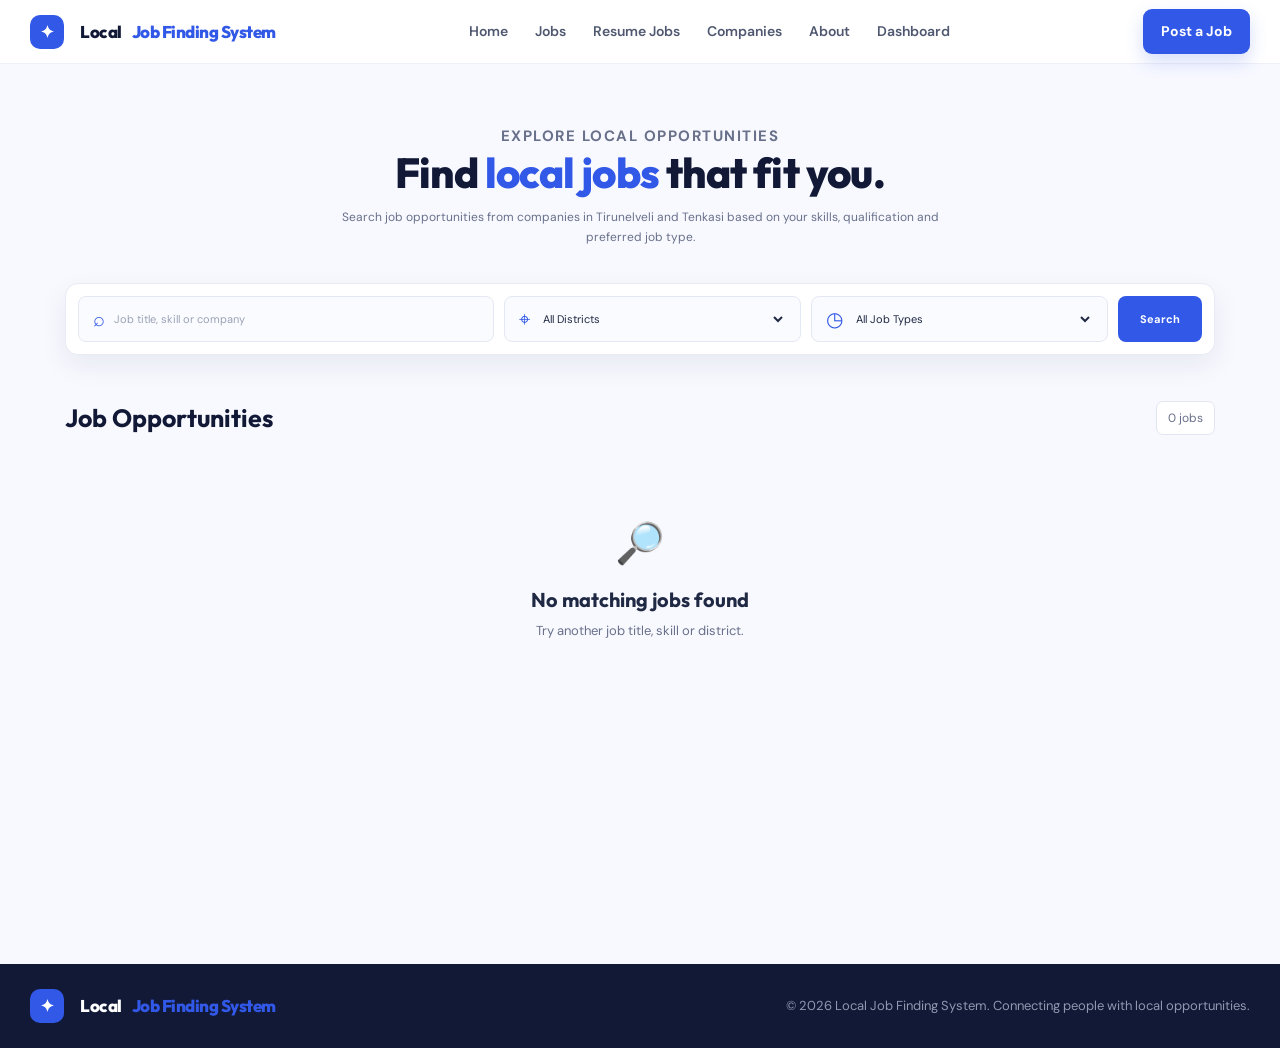
<file: src/main/resources/static/jobs.html>
<!DOCTYPE html>
<html lang="en">

<head>
    <meta charset="UTF-8">
    <meta name="viewport" content="width=device-width, initial-scale=1.0">

    <title>Jobs | Local Job Finding System</title>

    <link rel="stylesheet" href="css/style.css">

    <style>
        /* ================= JOBS PAGE ================= */

        .jobs-page {
            background: #f8f9ff;
            min-height: 100vh;
            padding-bottom: 80px;
        }

        .jobs-header {
            text-align: center;
            padding: 65px 20px 45px;
        }

        .jobs-header h1 {
            font-size: 44px;
            margin-bottom: 12px;
        }

        .jobs-header h1 span {
            color: var(--blue);
        }

        .jobs-header p {
            max-width: 600px;
            margin: auto;
            color: var(--muted);
            font-size: 15px;
            line-height: 1.7;
        }

        /* SEARCH PANEL */

        .job-search-panel {
            width: calc(100% - 40px);
            max-width: 1050px;
            margin: 0 auto 45px;

            display: grid;
            grid-template-columns: 1.4fr 1fr 1fr auto;
            gap: 12px;

            padding: 16px;

            border: 1px solid var(--border);
            border-radius: 14px;

            background: white;

            box-shadow: 0 12px 30px rgba(40, 55, 105, .08);
        }

        .filter-box {
            display: flex;
            align-items: center;
            gap: 9px;

            min-height: 48px;

            padding: 0 14px;

            border: 1px solid #e3e7f2;
            border-radius: 9px;

            background: #fafbff;
        }

        .filter-box span {
            color: var(--blue);
            font-size: 20px;
        }

        .filter-box input,
        .filter-box select {
            width: 100%;

            outline: none;
            border: 0;

            color: var(--text);
            background: transparent;

            font-size: 13px;
        }

        .filter-box input::placeholder {
            color: #9ba2b5;
        }

        .job-search-btn {
            min-height: 48px;

            padding: 0 22px;

            border: 0;
            border-radius: 9px;

            color: white;
            background: var(--blue);

            cursor: pointer;

            font-size: 13px;
            font-weight: 700;

            transition: .2s;
        }

        .job-search-btn:hover {
            background: var(--blue-dark);
        }

        /* RESULTS */

        .jobs-container {
            width: calc(100% - 40px);
            max-width: 1050px;
            margin: auto;
        }

        .results-heading {
            display: flex;
            justify-content: space-between;
            align-items: center;

            margin-bottom: 20px;
        }

        .results-heading h2 {
            font-size: 24px;
        }

        .results-count {
            color: var(--muted);
            font-size: 12px;
        }

        .job-list {
            display: grid;
            grid-template-columns: repeat(2, 1fr);
            gap: 20px;
        }

        /* JOB CARD */

        .local-job-card {
            padding: 24px;

            border: 1px solid var(--border);
            border-radius: 14px;

            background: white;

            transition: .2s;
        }

        .local-job-card:hover {
            transform: translateY(-4px);

            box-shadow: 0 15px 30px rgba(40, 55, 105, .09);
        }

        .job-card-header {
            display: flex;
            justify-content: space-between;
            align-items: flex-start;

            margin-bottom: 18px;
        }

        .company-badge {
            display: grid;

            width: 46px;
            height: 46px;

            place-items: center;

            border-radius: 11px;

            color: white;
            background: var(--blue);

            font-family: "Outfit";
            font-size: 19px;
            font-weight: 700;
        }

        .job-type-badge {
            padding: 6px 10px;

            border-radius: 20px;

            color: #329875;
            background: #e8f8f1;

            font-size: 10px;
            font-weight: 700;
        }

        .local-job-card h3 {
            margin-bottom: 5px;

            font-size: 20px;
        }

        .company-title {
            margin-bottom: 16px;

            color: var(--muted);

            font-size: 13px;
            font-weight: 600;
        }

        .job-details-list {
            display: grid;

            gap: 10px;

            margin-bottom: 18px;
        }

        .job-detail-item {
            display: flex;
            align-items: center;

            gap: 9px;

            color: #5f6983;

            font-size: 12px;
        }

        .job-detail-item strong {
            color: var(--text);
        }

        .job-skills {
            display: flex;
            flex-wrap: wrap;

            gap: 7px;

            margin-bottom: 20px;
        }

        .job-skills span {
            padding: 5px 8px;

            border-radius: 5px;

            color: #64708c;
            background: #f2f4fa;

            font-size: 10px;
        }

        .view-job-btn {
            display: flex;

            justify-content: center;
            align-items: center;

            gap: 5px;

            width: 100%;

            padding: 11px;

            border: 1px solid #dce2f5;
            border-radius: 8px;

            color: var(--blue);
            background: white;

            font-size: 12px;
            font-weight: 700;

            cursor: pointer;

            transition: .2s;
        }

        .view-job-btn:hover {
            color: white;
            background: var(--blue);
            border-color: var(--blue);
        }

        /* NO RESULTS */

        .no-jobs {
            display: none;

            padding: 60px 20px;

            text-align: center;
        }

        .no-jobs-icon {
            font-size: 40px;
            margin-bottom: 12px;
        }

        .no-jobs h3 {
            margin-bottom: 6px;

            font-size: 20px;
        }

        .no-jobs p {
            color: var(--muted);
            font-size: 13px;
        }

        /* JOB DETAILS MODAL */

.job-modal {
    display: none;
    position: fixed;
    inset: 0;
    z-index: 1000;

    align-items: center;
    justify-content: center;

    padding: 20px;
    background: rgba(23, 33, 60, 0.55);
}

.job-modal.show {
    display: flex;
}

.job-modal-content {
    width: 100%;
    max-width: 620px;
    max-height: 85vh;
    overflow-y: auto;

    padding: 28px;
    border-radius: 18px;

    background: white;
    box-shadow: 0 24px 60px rgba(23, 33, 60, 0.25);
}

.job-modal-top {
    display: flex;
    justify-content: space-between;
    align-items: flex-start;
    gap: 18px;

    margin-bottom: 20px;
}

.job-modal-top h2 {
    margin: 0 0 7px;
    color: var(--text);
    font-size: 26px;
}

.job-modal-company {
    margin: 0;
    color: var(--muted);
    font-weight: 600;
}

.modal-close-btn {
    width: 36px;
    height: 36px;

    border: 0;
    border-radius: 50%;

    color: #5f6983;
    background: #f1f3f9;

    cursor: pointer;
    font-size: 22px;
    line-height: 1;
}

.modal-job-meta {
    display: grid;
    grid-template-columns: repeat(2, 1fr);
    gap: 12px;

    margin: 20px 0;
}

.modal-job-meta div {
    padding: 12px;
    border-radius: 9px;
    background: #f7f8fc;

    color: #5f6983;
    font-size: 13px;
}

.modal-job-meta strong {
    display: block;
    margin-bottom: 4px;
    color: var(--text);
}

.modal-description-title {
    margin: 0 0 8px;
    color: var(--text);
    font-size: 16px;
}

.modal-description {
    margin: 0 0 24px;
    color: #5f6983;
    line-height: 1.7;
    white-space: pre-line;
}

.modal-apply-btn {
    display: block;
    width: 100%;
    box-sizing: border-box;

    padding: 13px;
    border: 0;
    border-radius: 9px;

    color: white;
    background: var(--blue);
    text-align: center;
    text-decoration: none;

    font-weight: 700;
}

.modal-apply-btn:hover {
    background: var(--blue-dark);
}

.modal-apply-btn.hidden {
    display: none;
}

@media (max-width: 600px) {
    .job-modal-content {
        padding: 22px;
    }

    .modal-job-meta {
        grid-template-columns: 1fr;
    }
}

        /* RESPONSIVE */

        @media (max-width: 900px) {

            .job-search-panel {
                grid-template-columns: 1fr 1fr;
            }

            .job-search-btn {
                width: 100%;
            }

            .job-list {
                grid-template-columns: 1fr;
            }
        }

        @media (max-width: 600px) {

            .jobs-header {
                padding: 50px 20px 35px;
            }

            .jobs-header h1 {
                font-size: 36px;
            }

            .job-search-panel {
                grid-template-columns: 1fr;
            }

            .jobs-container {
                width: calc(100% - 30px);
            }

            .results-heading {
                align-items: flex-start;
                gap: 8px;
                flex-direction: column;
            }
        }
        /* ================================
   JOBS PAGE - FINAL POLISH
================================ */

.jobs-page {
    background: #f8f9ff;
}

.jobs-header {
    padding: 60px 20px 35px;
}

.jobs-header h1 {
    color: #121937;
    font-family: "Outfit", sans-serif;
    font-size: 42px;
    font-weight: 800;
    letter-spacing: -0.8px;
}

.jobs-header h1 span {
    color: #3158e6;
}

.jobs-header p:not(.tag) {
    font-size: 12px;
}

/* Search / Filter */

.job-search-panel {
    max-width: 1150px;
    padding: 12px;
    gap: 10px;
    border-radius: 13px;
    box-shadow: 0 10px 28px rgba(18, 25, 55, 0.07);
}

.filter-box {
    min-height: 46px;
    background: #fafbff;
    border-color: #e4e8f2;
    border-radius: 8px;
}

.filter-box input,
.filter-box select {
    font-size: 11px;
}

.job-search-btn {
    min-height: 46px;
    border-radius: 8px;
    background: #3158e6;
    font-size: 11px;
}

.job-search-btn:hover {
    background: #2345c9;
}

/* Results */

.jobs-container {
    max-width: 1150px;
}

.results-heading {
    margin-bottom: 16px;
}

.results-heading h2 {
    color: #121937;
    font-family: "Outfit", sans-serif;
    font-size: 25px;
}

.results-count {
    padding: 7px 11px;
    border: 1px solid #e1e6f2;
    border-radius: 7px;
    background: #ffffff;
}

/* Job Cards */

.job-list {
    gap: 16px;
}

.local-job-card {
    padding: 20px;
    border: 1px solid #e5e9f3;
    border-radius: 13px;
    box-shadow: none;
    transition: transform .2s ease,
                box-shadow .2s ease,
                border-color .2s ease;
}

.local-job-card:hover {
    transform: translateY(-3px);
    border-color: #d5defc;
    box-shadow: 0 10px 25px rgba(18, 25, 55, .07);
}

.company-badge {
    width: 42px;
    height: 42px;
    border-radius: 10px;
    background: #eef2ff;
    color: #3158e6;
    font-size: 16px;
}

.job-type-badge {
    padding: 5px 9px;
    border-radius: 7px;
    font-size: 9px;
}

.local-job-card h3 {
    color: #121937;
    font-family: "Outfit", sans-serif;
    font-size: 16px;
}

.company-title {
    font-size: 10px;
}

.job-detail-item {
    font-size: 10px;
}

.job-skills span {
    padding: 5px 8px;
    font-size: 9px;
}

.view-job-btn {
    padding: 10px;
    border-radius: 8px;
    font-size: 10px;
}

/* Modal */

.job-modal-content {
    border-radius: 16px;
}

.modal-apply-btn {
    background: #3158e6;
    border-radius: 8px;
}

.modal-apply-btn:hover {
    background: #2345c9;
}

/* Mobile */

@media (max-width: 600px) {

    .jobs-header h1 {
        font-size: 34px;
    }

    .job-search-panel {
        width: calc(100% - 30px);
    }

    .local-job-card {
        padding: 18px;
    }
}
    </style>
</head>


<body>

    <!-- ================= NAVBAR ================= -->

   <header class="navbar">

    <a class="logo" href="index.html">
        <span class="logo-icon">✦</span>
        Local<span> Job Finding System</span>
    </a>

    <nav>
        <a href="index.html">Home</a>
        <a href="jobs.html">Jobs</a>
        <a href="resume-jobs.html">Resume Jobs</a>
        <a href="companies.html">Companies</a>
        <a href="about.html">About</a>
        <a href="dashboard.html">Dashboard</a>
    </nav>

    <div class="nav-actions">
        <a class="post-job" href="post-job.html">Post a Job</a>
    </div>

</header>


    <!-- ================= MAIN ================= -->

    <main class="jobs-page">

        <!-- PAGE HEADER -->

        <section class="jobs-header">

            <p class="tag">
                EXPLORE LOCAL OPPORTUNITIES
            </p>

            <h1>
                Find <span>local jobs</span> that fit you.
            </h1>

            <p>
                Search job opportunities from companies
                in Tirunelveli and Tenkasi based on your
                skills, qualification and preferred job type.
            </p>

        </section>


        <!-- SEARCH / FILTER -->

        <section class="job-search-panel">

            <!-- JOB SEARCH -->

            <div class="filter-box">

                <span>⌕</span>

                <input
                    type="text"
                    id="jobSearch"
                    placeholder="Job title, skill or company">

            </div>


            <!-- DISTRICT -->

            <div class="filter-box">

                <span>⌖</span>

                <select id="districtFilter">

                    <option value="">
                        All Districts
                    </option>

                    <option value="Tirunelveli">
                        Tirunelveli
                    </option>

                    <option value="Tenkasi">
                        Tenkasi
                    </option>

                </select>

            </div>


            <!-- JOB TYPE -->

            <div class="filter-box">

                <span>◷</span>

                <select id="jobTypeFilter">

                    <option value="">
                        All Job Types
                    </option>

                    <option value="Full Time">
                        Full Time
                    </option>

                    <option value="Part Time">
                        Part Time
                    </option>

                </select>

            </div>


            <!-- SEARCH BUTTON -->

            <button
                class="job-search-btn"
                id="jobSearchBtn">

                Search

            </button>

        </section>


        <!-- ================= JOB RESULTS ================= -->

        <section class="jobs-container">

            <div class="results-heading">

                <h2>
                    Job Opportunities
                </h2>

                <span
                    class="results-count"
                    id="resultsCount">

                    0 jobs

                </span>

            </div>


            <!-- JOB LIST -->

            <div
                class="job-list"
                id="jobList">

                <!-- Jobs will be loaded from Spring Boot + MySQL -->

            </div>


            <!-- NO JOBS -->

            <div
                class="no-jobs"
                id="noJobs">

                <div class="no-jobs-icon">
                    🔎
                </div>

                <h3>
                    No matching jobs found
                </h3>

                <p>
                    Try another job title, skill or district.
                </p>

            </div>

        </section>

    </main>
<div class="job-modal" id="jobModal">
    <div class="job-modal-content">

        <div class="job-modal-top">
            <div>
                <h2 id="modalJobTitle">Job Title</h2>
                <p class="job-modal-company" id="modalCompanyName">Company</p>
            </div>

            <button class="modal-close-btn" id="modalCloseBtn" type="button">
                ×
            </button>
        </div>

        <div class="modal-job-meta">
            <div>
                <strong>Job Type</strong>
                <span id="modalJobType">Not specified</span>
            </div>

            <div>
                <strong>District</strong>
                <span id="modalDistrict">Not specified</span>
            </div>

            <div>
                <strong>Location</strong>
                <span id="modalLocation">Not specified</span>
            </div>

            <div>
                <strong>Salary</strong>
                <span id="modalSalary">Not specified</span>
            </div>

            <div>
                <strong>Qualification</strong>
                <span id="modalQualification">Not specified</span>
            </div>
        </div>

        <h3 class="modal-description-title">Job Description</h3>
        <p class="modal-description" id="modalDescription">
            No description available.
        </p>
        <h3 class="modal-description-title">Required Skills</h3>

<div class="job-skills modal-skills" id="modalSkills"></div>
        <a
    class="modal-apply-btn hidden"
    id="modalApplyBtn"
    href="#"
    target="_blank"
    rel="noopener noreferrer"
>
    Visit Official Website
</a>
    </div>
</div>

    <!-- ================= FOOTER ================= -->

    <footer>

        <a class="logo" href="index.html">

            <span class="logo-icon">✦</span>
            Local<span> Job Finding System</span>

        </a>

        <p>
            © 2026 Local Job Finding System. Connecting people with
            local opportunities.
        </p>

    </footer>


    <script src="js/jobs.js"></script>

</body>

</html>
</file>
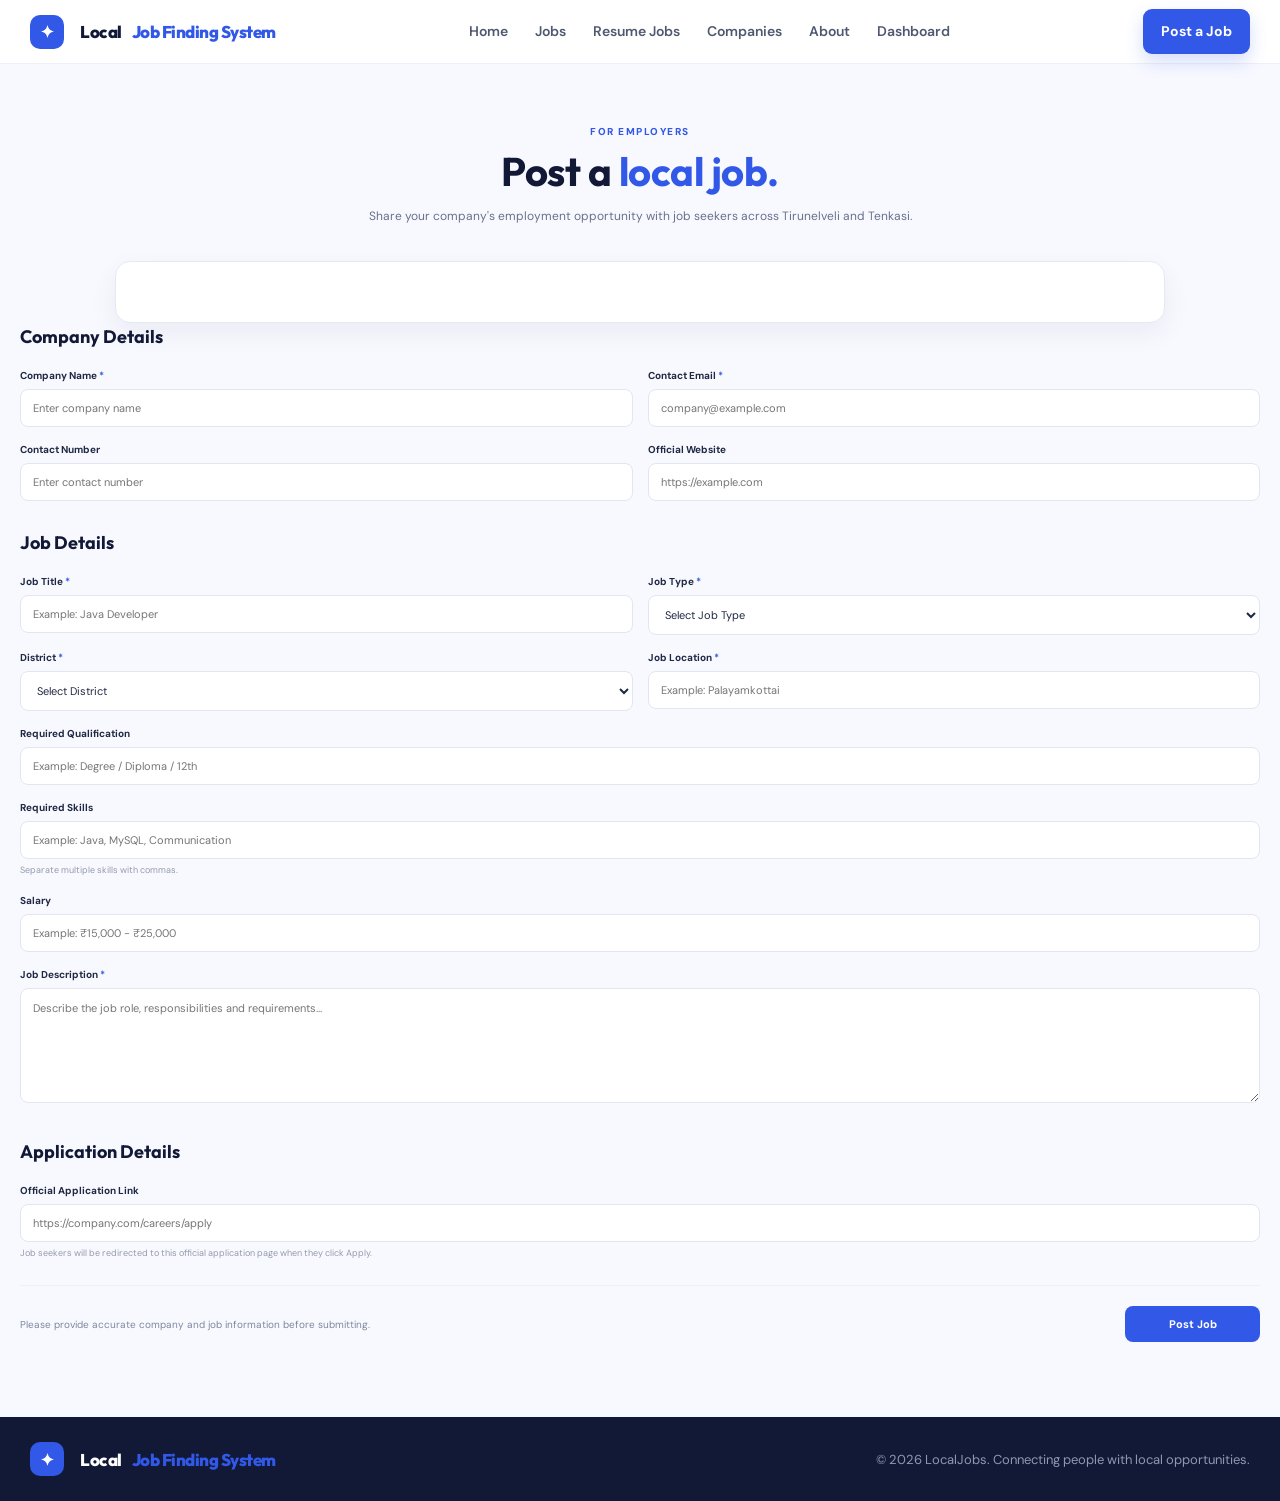
<file: src/main/resources/static/post-job.html>
<!DOCTYPE html>
<html lang="en">

<head>
    <meta charset="UTF-8">
    <meta name="viewport" content="width=device-width, initial-scale=1.0">

    <title>Post a Job | Local Job Finding System</title>

    <link rel="stylesheet" href="css/style.css">

    <style>
        .post-page {
            background: #f7f8fc;
            min-height: calc(100vh - 100px);
            padding: 65px 24px 90px;
        }

        .post-header {
            max-width: 750px;
            margin: 0 auto 40px;
            text-align: center;
        }

        .post-label {
            color: #3158df;
            font-size: 14px;
            font-weight: 700;
            letter-spacing: 1.5px;
            margin-bottom: 12px;
        }

        .post-header h1 {
            color: #17213c;
            font-size: 42px;
            margin: 0 0 15px;
        }

        .post-header h1 span {
            color: #3158df;
        }

        .post-header p {
            color: #707a94;
            font-size: 17px;
            line-height: 1.7;
            margin: 0;
        }

        .post-form {
            max-width: 900px;
            margin: auto;
            background: white;
            border: 1px solid #e7eaf2;
            border-radius: 18px;
            padding: 35px;
            box-shadow: 0 8px 25px rgba(30, 50, 100, 0.05);
        }

        .form-section {
            margin-bottom: 30px;
        }

        .form-section:last-of-type {
            margin-bottom: 25px;
        }

        .form-section h2 {
            color: #17213c;
            font-size: 20px;
            margin: 0 0 20px;
        }

        .form-row {
            display: grid;
            grid-template-columns: 1fr 1fr;
            gap: 18px;
            margin-bottom: 18px;
        }

        .form-group {
            margin-bottom: 18px;
        }

        .form-row .form-group {
            margin-bottom: 0;
        }

        .form-group label {
            display: block;
            color: #25304b;
            font-size: 14px;
            font-weight: 600;
            margin-bottom: 8px;
        }

        .required {
            color: #3158df;
        }

        .form-group input,
        .form-group select,
        .form-group textarea {
            width: 100%;
            box-sizing: border-box;
            padding: 13px 14px;
            border: 1px solid #dfe3ed;
            border-radius: 10px;
            outline: none;
            font-size: 14px;
            color: #30394f;
            background: white;
            font-family: inherit;
        }

        .form-group textarea {
            min-height: 120px;
            resize: vertical;
        }

        .form-group input:focus,
        .form-group select:focus,
        .form-group textarea:focus {
            border-color: #3158df;
        }

        .form-hint {
            color: #929aad;
            font-size: 12px;
            margin-top: 6px;
        }

        .submit-area {
            border-top: 1px solid #edf0f5;
            padding-top: 25px;
            display: flex;
            align-items: center;
            justify-content: space-between;
            gap: 20px;
        }

        .submit-note {
            color: #7b8499;
            font-size: 13px;
            line-height: 1.5;
        }

        .submit-button {
            border: none;
            border-radius: 10px;
            padding: 14px 28px;
            background: #3158df;
            color: white;
            font-size: 14px;
            font-weight: 700;
            cursor: pointer;
            white-space: nowrap;
        }

        .submit-button:hover {
            background: #2749c7;
        }

        .post-message {
            max-width: 900px;
            margin: 20px auto 0;
            padding: 14px 18px;
            border-radius: 10px;
            text-align: center;
            font-size: 14px;
            display: none;
        }

        .post-message.success {
            background: #edf9f3;
            color: #22804a;
        }

        .post-message.error {
            background: #fff1f1;
            color: #c0392b;
        }

        @media (max-width: 700px) {

            .form-row {
                grid-template-columns: 1fr;
            }

            .post-form {
                padding: 25px 20px;
            }

            .post-header h1 {
                font-size: 32px;
            }

            .submit-area {
                flex-direction: column;
                align-items: stretch;
            }

            .submit-button {
                width: 100%;
            }
        }

        .submit-row {
    display: flex;
    justify-content: flex-end;
    margin-top: 28px;
    padding-top: 24px;
    border-top: 1px solid #e5e7eb;
}

.submit-button {
    min-width: 150px;
    padding: 14px 26px;
    border: none;
    border-radius: 10px;
    background: #3157df;
    color: #ffffff;
    font-size: 16px;
    font-weight: 700;
    cursor: pointer;
}

.submit-button:hover {
    background: #2447c5;
}

/* ================================
   POST JOB - JOBSPHERE DESIGN
================================ */

.post-page {
    background: #f8f9ff;
    padding: 60px 20px 75px;
}

/* Header */

.post-header {
    max-width: 700px;
    margin: 0 auto 35px;
}

.post-label {
    margin-bottom: 9px;
    color: #3158e6;
    font-size: 10px;
    font-weight: 800;
    letter-spacing: 1.5px;
}

.post-header h1 {
    margin: 0 0 12px;
    color: #121937;
    font-family: "Outfit", sans-serif;
    font-size: 40px;
    line-height: 1.15;
    letter-spacing: -.5px;
}

.post-header h1 span {
    color: #3158e6;
}

.post-header p {
    color: #68708a;
    font-size: 12px;
    line-height: 1.7;
}

/* Main Form */

.post-form {
    max-width: 1050px;
    padding: 30px;
    border: 1px solid #e5e9f3;
    border-radius: 15px;
    box-shadow: 0 10px 28px rgba(18, 25, 55, .06);
}

/* Sections */

.form-section {
    margin-bottom: 28px;
}

.form-section h2 {
    margin-bottom: 18px;
    color: #121937;
    font-family: "Outfit", sans-serif;
    font-size: 18px;
}

/* Inputs */

.form-row {
    gap: 15px;
    margin-bottom: 15px;
}

.form-group {
    margin-bottom: 15px;
}

.form-row .form-group {
    margin-bottom: 0;
}

.form-group label {
    margin-bottom: 6px;
    color: #202943;
    font-size: 10px;
    font-weight: 700;
}

.required {
    color: #3158e6;
}

.form-group input,
.form-group select,
.form-group textarea {
    padding: 11px 12px;
    border: 1px solid #e1e6f0;
    border-radius: 8px;
    font-size: 11px;
    color: #202943;
    background: #ffffff;
    transition: border-color .2s ease,
                box-shadow .2s ease;
}

.form-group textarea {
    min-height: 115px;
    line-height: 1.6;
}

.form-group input:focus,
.form-group select:focus,
.form-group textarea:focus {
    border-color: #3158e6;
    box-shadow: 0 0 0 3px rgba(49, 88, 230, .07);
}

.form-hint {
    margin-top: 5px;
    color: #929aad;
    font-size: 9px;
}

/* Submit Area */

.submit-area {
    margin-top: 10px;
    padding-top: 20px;
    border-top: 1px solid #edf0f6;
}

.submit-note {
    color: #7d879d;
    font-size: 10px;
    line-height: 1.5;
}

.submit-row {
    margin-top: 0;
    padding-top: 0;
    border-top: none;
}

.submit-button {
    min-width: 135px;
    padding: 11px 20px;
    border-radius: 8px;
    background: #3158e6;
    color: #ffffff;
    font-size: 11px;
    font-weight: 700;
    transition: .2s ease;
}

.submit-button:hover {
    background: #2345c9;
    transform: translateY(-1px);
}

/* Message */

.post-message {
    max-width: 1050px;
    margin: 18px auto 0;
    padding: 11px 15px;
    border-radius: 8px;
    font-size: 10px;
}

.post-message.success {
    background: #edf9f3;
    color: #22804a;
    border: 1px solid #d5efdf;
}

.post-message.error {
    background: #fff1f1;
    color: #c0392b;
    border: 1px solid #f2d6d6;
}

/* Mobile */

@media (max-width: 700px) {

    .post-page {
        padding: 45px 15px 60px;
    }

    .post-header h1 {
        font-size: 32px;
    }

    .post-form {
        padding: 22px 18px;
        border-radius: 13px;
    }

    .form-row {
        grid-template-columns: 1fr;
    }

    .submit-area {
        flex-direction: column;
        align-items: stretch;
    }

    .submit-row {
        width: 100%;
    }

    .submit-button {
        width: 100%;
    }
}
    </style>
</head>


<body>

    <!-- Navigation -->
   <header class="navbar">

    <a class="logo" href="index.html">
        <span class="logo-icon">✦</span>
        Local<span> Job Finding System</span>
    </a>

    <nav>
        <a href="index.html">Home</a>
        <a href="jobs.html">Jobs</a>
        <a href="resume-jobs.html">Resume Jobs</a>
        <a href="companies.html">Companies</a>
        <a href="about.html">About</a>
        <a href="dashboard.html">Dashboard</a>
    </nav>

    <div class="nav-actions">
        <a class="post-job" href="post-job.html">Post a Job</a>
    </div>

</header>


    <main class="post-page">

        <section class="post-header">

            <div class="post-label">
                FOR EMPLOYERS
            </div>

            <h1>
                Post a <span>local job.</span>
            </h1>

            <p>
                Share your company's employment opportunity with
                job seekers across Tirunelveli and Tenkasi.
            </p>

        </section>


        <form class="post-form" id="postJobForm"></form>

            <!-- Company Details -->
            <section class="form-section">

                <h2>Company Details</h2>

                <div class="form-row">

                    <div class="form-group">

                        <label for="companyName">
                            Company Name <span class="required">*</span>
                        </label>

                        <input
                            type="text"
                            id="companyName"
                            placeholder="Enter company name"
                            required
                        >

                    </div>

                    <div class="form-group">

                        <label for="companyEmail">
                            Contact Email <span class="required">*</span>
                        </label>

                        <input
                            type="email"
                            id="companyEmail"
                            placeholder="company@example.com"
                            required
                        >

                    </div>

                </div>

                <div class="form-row">

                    <div class="form-group">

                        <label for="companyPhone">
                            Contact Number
                        </label>

                        <input
                            type="tel"
                            id="companyPhone"
                            placeholder="Enter contact number"
                        >

                    </div>

                    <div class="form-group">

                        <label for="companyWebsite">
                            Official Website
                        </label>

                        <input
                            type="url"
                            id="companyWebsite"
                            placeholder="https://example.com"
                        >

                    </div>

                </div>

            </section>


            <!-- Job Details -->
            <section class="form-section">

                <h2>Job Details</h2>

                <div class="form-row">

                    <div class="form-group">

                        <label for="jobTitle">
                            Job Title <span class="required">*</span>
                        </label>

                        <input
                            type="text"
                            id="jobTitle"
                            placeholder="Example: Java Developer"
                            required
                        >

                    </div>

                    <div class="form-group">

                        <label for="jobType">
                            Job Type <span class="required">*</span>
                        </label>

                        <select id="jobType" required>

                            <option value="">
                                Select Job Type
                            </option>

                            <option value="Full Time">
                                Full Time
                            </option>

                            <option value="Part Time">
                                Part Time
                            </option>

                        </select>

                    </div>

                </div>


                <div class="form-row">

                    <div class="form-group">

                        <label for="district">
                            District <span class="required">*</span>
                        </label>

                        <select id="district" required>

                            <option value="">
                                Select District
                            </option>

                            <option value="Tirunelveli">
                                Tirunelveli
                            </option>

                            <option value="Tenkasi">
                                Tenkasi
                            </option>

                        </select>

                    </div>

                    <div class="form-group">

                        <label for="location">
                            Job Location <span class="required">*</span>
                        </label>

                        <input
                            type="text"
                            id="location"
                            placeholder="Example: Palayamkottai"
                            required
                        >

                    </div>

                </div>


                <div class="form-group">

                    <label for="qualification">
                        Required Qualification
                    </label>

                    <input
                        type="text"
                        id="qualification"
                        placeholder="Example: Degree / Diploma / 12th"
                    >

                </div>


                <div class="form-group">

                    <label for="skills">
                        Required Skills
                    </label>

                    <input
                        type="text"
                        id="skills"
                        placeholder="Example: Java, MySQL, Communication"
                    >

                    <div class="form-hint">
                        Separate multiple skills with commas.
                    </div>

                </div>


                <div class="form-group">

                    <label for="salary">
                        Salary
                    </label>

                    <input
                        type="text"
                        id="salary"
                        placeholder="Example: ₹15,000 - ₹25,000"
                    >

                </div>


                <div class="form-group">

                    <label for="jobDescription">
                        Job Description <span class="required">*</span>
                    </label>

                    <textarea
                        id="jobDescription"
                        placeholder="Describe the job role, responsibilities and requirements..."
                        required
                    ></textarea>

                </div>

            </section>


            <!-- Application Details -->
            <section class="form-section">

                <h2>Application Details</h2>

                <div class="form-group">

                    <label for="applyLink">
                        Official Application Link
                    </label>

                    <input
                        type="url"
                        id="applyLink"
                        placeholder="https://company.com/careers/apply"
                    >

                    <div class="form-hint">
                        Job seekers will be redirected to this official
                        application page when they click Apply.
                    </div>

                </div>

            </section>


            <div class="submit-area">

                <div class="submit-note">
                    Please provide accurate company and job information
                    before submitting.
                </div>

                <div class="submit-row">
    <button type="button" class="submit-button" id="postJobButton">
        Post Job
    </button>
</div>

            </div>

        </form>


        <div
            class="post-message"
            id="postMessage"
        ></div>

    </main>


    <!-- Footer -->
    <footer>

        <div class="logo">
            <span class="logo-icon">✦</span>
            Local<span> Job Finding System</span>
        </div>

        <p>
            © 2026 LocalJobs. Connecting people with local opportunities.
        </p>

    </footer>


    <script src="js/post-job.js"></script>

</body>

</html>
</file>
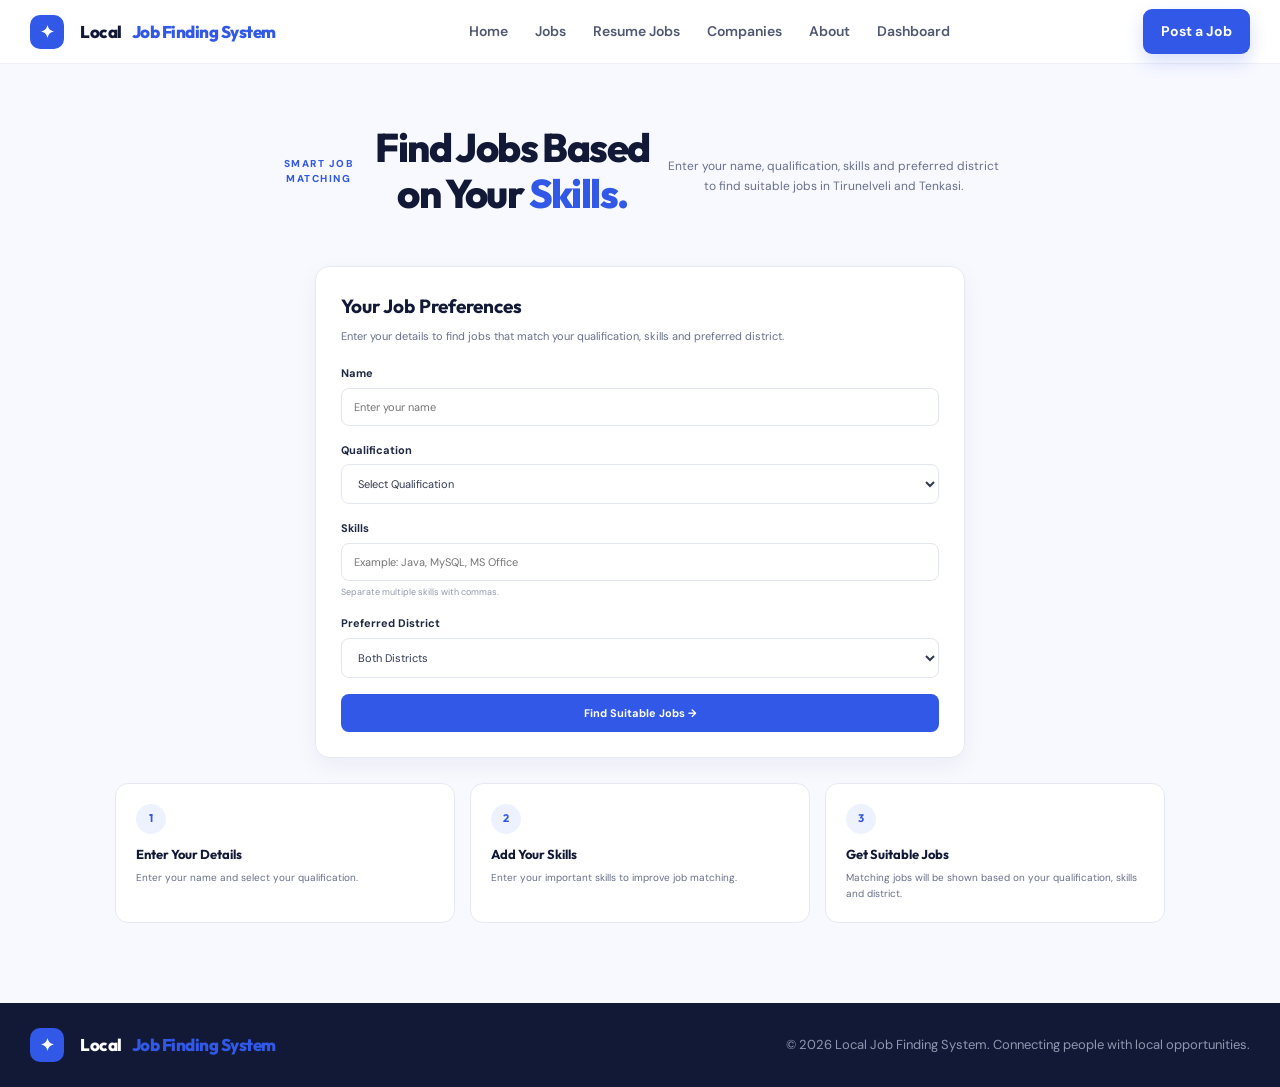
<file: src/main/resources/static/resume-jobs.html>
<!DOCTYPE html>
<html lang="en">

<head>

    <meta charset="UTF-8">
    <meta name="viewport" content="width=device-width, initial-scale=1.0">

    <title>Resume Jobs | Local Job Finding System</title>

    <link rel="stylesheet" href="css/style.css">

    <style>

        .resume-page {
            background: #f8f9ff;
            padding: 60px 20px 80px;
            min-height: calc(100vh - 100px);
        }

        .resume-header {
            max-width: 720px;
            margin: 0 auto 38px;
            text-align: center;
        }

        .resume-label {
            margin-bottom: 10px;
            color: #3158e6;
            font-size: 10px;
            font-weight: 800;
            letter-spacing: 1.5px;
        }

        .resume-header h1 {
            margin: 0 0 12px;
            color: #121937;
            font-family: "Outfit", sans-serif;
            font-size: 40px;
            font-weight: 800;
            line-height: 1.15;
        }

        .resume-header h1 span {
            color: #3158e6;
        }

        .resume-header p {
            margin: 0;
            color: #68708a;
            font-size: 12px;
            line-height: 1.7;
        }

        /* Main card */

        .resume-wrapper {
            max-width: 650px;
            margin: auto;
        }

        .resume-card {
            background: white;
            padding: 25px;
            border: 1px solid #e5e9f3;
            border-radius: 14px;
            box-shadow: 0 8px 25px rgba(18, 25, 55, 0.05);
        }

        .resume-card h2 {
            margin: 0 0 7px;
            color: #121937;
            font-family: "Outfit", sans-serif;
            font-size: 19px;
        }

        .resume-card-description {
            margin-bottom: 20px;
            color: #68708a;
            font-size: 11px;
            line-height: 1.6;
        }

        /* Form */

        .form-group {
            margin-bottom: 16px;
        }

        .form-group label {
            display: block;
            margin-bottom: 6px;
            color: #202943;
            font-size: 11px;
            font-weight: 700;
        }

        .form-group input,
        .form-group select {
            width: 100%;
            box-sizing: border-box;
            padding: 11px 12px;
            border: 1px solid #e1e6f0;
            border-radius: 8px;
            outline: none;
            font-size: 11px;
            color: #30394f;
            background: white;
        }

        .form-group input:focus,
        .form-group select:focus {
            border-color: #3158e6;
            box-shadow: 0 0 0 3px rgba(49, 88, 230, .07);
        }

        .skills-hint {
            margin-top: 5px;
            color: #929aad;
            font-size: 9px;
        }

        /* Button */

        .find-button {
            width: 100%;
            padding: 12px;
            border: none;
            border-radius: 8px;
            background: #3158e6;
            color: white;
            font-size: 11px;
            font-weight: 700;
            cursor: pointer;
            transition: .2s ease;
        }

        .find-button:hover {
            background: #2345c9;
            transform: translateY(-1px);
        }

        .find-button:disabled {
            opacity: 0.7;
            cursor: not-allowed;
            transform: none;
        }

        /* Message */

        .resume-message {
            max-width: 650px;
            margin: 20px auto 0;
            padding: 12px 15px;
            border-radius: 8px;
            display: none;
            font-size: 11px;
            text-align: center;
        }

        .resume-message.error {
            background: #fff1f1;
            color: #c0392b;
        }

        .resume-message.success {
            background: #edf9f3;
            color: #22804a;
        }

        /* Steps */

        .steps {
            max-width: 1050px;
            margin: 25px auto 0;
            display: grid;
            grid-template-columns: repeat(3, 1fr);
            gap: 15px;
        }

        .step {
            padding: 20px;
            border: 1px solid #e5e9f3;
            border-radius: 13px;
            background: white;
        }

        .step-number {
            width: 30px;
            height: 30px;
            margin-bottom: 11px;
            border-radius: 50%;
            background: #eef2ff;
            color: #3158e6;
            display: flex;
            align-items: center;
            justify-content: center;
            font-size: 11px;
            font-weight: 700;
        }

        .step h3 {
            margin: 0 0 6px;
            color: #121937;
            font-family: "Outfit", sans-serif;
            font-size: 13px;
        }

        .step p {
            margin: 0;
            color: #68708a;
            font-size: 10px;
            line-height: 1.6;
        }

        /* Mobile */

        @media (max-width: 800px) {

            .resume-page {
                padding: 45px 20px 60px;
            }

            .resume-header h1 {
                font-size: 32px;
            }

            .steps {
                grid-template-columns: 1fr;
            }

        }

    </style>

</head>

<body>

    <!-- Navigation -->

    <header class="navbar">

        <a class="logo" href="index.html">

            <span class="logo-icon">✦</span>
            Local<span> Job Finding System</span>

        </a>

        <nav>

            <a href="index.html">Home</a>

            <a href="jobs.html">Jobs</a>

            <a href="resume-jobs.html">Resume Jobs</a>

            <a href="companies.html">Companies</a>

            <a href="about.html">About</a>

            <a href="dashboard.html">Dashboard</a>

        </nav>

        <div class="nav-actions">

            <a class="post-job" href="post-job.html">
                Post a Job
            </a>

        </div>

    </header>


    <!-- Resume Jobs Page -->

    <main class="resume-page">

        <!-- Header -->

        <section class="resume-header">

            <div class="resume-label">
                SMART JOB MATCHING
            </div>

            <h1>
                Find Jobs Based on Your
                <span>Skills.</span>
            </h1>

            <p>
                Enter your name, qualification, skills and preferred district
                to find suitable jobs in Tirunelveli and Tenkasi.
            </p>

        </section>


        <!-- Candidate Details -->

        <section class="resume-wrapper">

            <div class="resume-card">

                <h2>
                    Your Job Preferences
                </h2>

                <p class="resume-card-description">
                    Enter your details to find jobs that match your qualification,
                    skills and preferred district.
                </p>


                <!-- Name -->

                <div class="form-group">

                    <label for="candidateName">
                        Name
                    </label>

                    <input
                        type="text"
                        id="candidateName"
                        placeholder="Enter your name"
                    >

                </div>


                <!-- Qualification -->

                <div class="form-group">

                    <label for="qualification">
                        Qualification
                    </label>

                    <select id="qualification">

                        <option value="">
                            Select Qualification
                        </option>

                        <option value="Diploma">
                            Diploma
                        </option>

                        <option value="Degree">
                            Degree
                        </option>

                        <option value="Engineering">
                            Engineering
                        </option>

                        <option value="Computer / IT">
                            Computer / IT
                        </option>

                    </select>

                </div>


                <!-- Skills -->

                <div class="form-group">

                    <label for="skills">
                        Skills
                    </label>

                    <input
                        type="text"
                        id="skills"
                        placeholder="Example: Java, MySQL, MS Office"
                    >

                    <div class="skills-hint">
                        Separate multiple skills with commas.
                    </div>

                </div>


                <!-- District -->

                <div class="form-group">

                    <label for="preferredDistrict">
                        Preferred District
                    </label>

                    <select id="preferredDistrict">

                        <option value="">
                            Both Districts
                        </option>

                        <option value="Tirunelveli">
                            Tirunelveli
                        </option>

                        <option value="Tenkasi">
                            Tenkasi
                        </option>

                    </select>

                </div>


                <!-- Find Jobs Button -->

                <button
                    type="button"
                    class="find-button"
                    id="findSuitableJobs"
                >
                    Find Suitable Jobs →
                </button>

            </div>

        </section>


        <!-- Message -->

        <div
            class="resume-message"
            id="resumeMessage"
        ></div>


        <!-- How It Works -->

        <section class="steps">

            <div class="step">

                <div class="step-number">
                    1
                </div>

                <h3>
                    Enter Your Details
                </h3>

                <p>
                    Enter your name and select your qualification.
                </p>

            </div>


            <div class="step">

                <div class="step-number">
                    2
                </div>

                <h3>
                    Add Your Skills
                </h3>

                <p>
                    Enter your important skills to improve job matching.
                </p>

            </div>


            <div class="step">

                <div class="step-number">
                    3
                </div>

                <h3>
                    Get Suitable Jobs
                </h3>

                <p>
                    Matching jobs will be shown based on your qualification,
                    skills and district.
                </p>

            </div>

        </section>

    </main>


    <!-- Footer -->

    <footer>

        <div class="logo">

            <span class="logo-icon">✦</span>

            Local<span> Job Finding System</span>

        </div>

        <p>
            © 2026 Local Job Finding System. Connecting people with local opportunities.
        </p>

    </footer>


    <script src="js/resume.js"></script>

</body>

</html>
</file>
<file: src/main/resources/static/css/style.css>
@import url('https://fonts.googleapis.com/css2?family=DM+Sans:wght@400;500;600;700&family=Outfit:wght@500;600;700;800&display=swap');


:root {
    --blue: #3158e6;
    --blue-dark: #2345c9;
    --dark: #121937;
    --text: #202943;
    --muted: #68708a;
    --light: #f5f7ff;
    --border: #e8ebf5;
    --green: #27a879;
}


/* ================= RESET ================= */

* {
    box-sizing: border-box;
    margin: 0;
    padding: 0;
}


html {
    scroll-behavior: smooth;
}


body {
    color: var(--text);
    background: #ffffff;
    font-family: "DM Sans", Arial, sans-serif;
    line-height: 1.5;
}


a {
    text-decoration: none;
}


button,
input,
select {
    font-family: inherit;
}


/* ================= NAVBAR ================= */

.navbar {
    width: 100%;
    max-width: 1280px;
    margin: auto;
    padding: 22px 42px;

    display: flex;
    align-items: center;
    justify-content: space-between;
}


.logo {
    color: var(--dark);
    font-family: "Outfit", sans-serif;
    font-size: 23px;
    font-weight: 800;
}


.logo span {
    color: var(--blue);
}


.logo-icon {
    display: inline-flex;

    width: 32px;
    height: 32px;

    align-items: center;
    justify-content: center;

    margin-right: 6px;

    border-radius: 10px;

    color: white !important;
    background: var(--blue);

    font-size: 18px;
}


nav {
    display: flex;
    gap: 27px;
}


nav a {
    color: #4f5870;

    font-size: 14px;
    font-weight: 600;

    transition: .2s;
}


nav a:hover,
nav a.active {
    color: var(--blue);
}


.nav-actions {
    display: flex;
    align-items: center;
}


.post-job {
    padding: 12px 18px;

    border-radius: 9px;

    color: white;
    background: var(--blue);

    font-size: 14px;
    font-weight: 700;

    box-shadow: 0 8px 18px rgba(49, 88, 230, .2);

    transition: .2s;
}


.post-job:hover {
    background: var(--blue-dark);
    transform: translateY(-1px);
}


/* ================= HERO ================= */

.hero {
    min-height: 590px;

    overflow: hidden;
    position: relative;

    display: flex;
    align-items: center;

    gap: 55px;

    padding: 75px max(7%, calc((100% - 1100px) / 2));

    background:
        linear-gradient(
            112deg,
            #f5f7ff 0%,
            #f7f8ff 55%,
            #ecf1ff 100%
        );
}


.hero-content {
    width: 57%;
    z-index: 2;
}


.tag {
    margin-bottom: 15px;

    color: var(--blue);

    font-size: 11px;
    font-weight: 700;

    letter-spacing: 1.5px;
}


h1,
h2,
h3 {
    font-family: "Outfit", Arial, sans-serif;
}


h1 {
    font-size: clamp(40px, 5vw, 66px);

    line-height: 1.08;

    letter-spacing: -1.6px;
}


h1 span {
    color: var(--blue);
}


.hero-text {
    max-width: 560px;

    margin: 22px 0 30px;

    color: var(--muted);

    font-size: 16px;
    line-height: 1.7;
}


/* ================= SEARCH ================= */

.search-box {
    display: flex;

    max-width: 720px;

    padding: 8px;

    border: 1px solid #e2e7f5;
    border-radius: 13px;

    background: white;

    box-shadow: 0 15px 35px rgba(44, 64, 130, .12);
}


.search-field {
    flex: 1;

    display: flex;
    align-items: center;

    gap: 9px;

    padding: 8px 15px;
}


.search-field > span {
    color: var(--blue);

    font-size: 24px;
}


.search-field input,
.search-field select {
    width: 100%;

    outline: none;
    border: 0;

    color: var(--text);

    background: transparent;

    font-size: 13px;
}


.search-field input::placeholder {
    color: #a2a8ba;
}


.search-field.location {
    border-left: 1px solid #e5e7ef;
}


.search-field select {
    cursor: pointer;
}


.search-box button {
    border: 0;
    border-radius: 9px;

    padding: 14px 21px;

    color: white;
    background: var(--blue);

    cursor: pointer;

    font-size: 14px;
    font-weight: 700;

    transition: .2s;
}


.search-box button:hover {
    background: var(--blue-dark);
}


.search-box button span {
    margin-left: 5px;

    font-size: 18px;
}


/* ================= POPULAR ================= */

.popular {
    display: flex;

    gap: 12px;

    align-items: center;

    margin-top: 18px;

    color: var(--muted);

    font-size: 13px;
}


.popular a {
    color: #5b6685;

    text-decoration: underline;
}


.popular a:hover {
    color: var(--blue);
}


/* ================= HERO VISUAL ================= */

.hero-visual {
    width: 360px;
    height: 390px;

    position: relative;
}


.circle {
    position: absolute;

    border-radius: 50%;
}


.circle-one {
    top: 10px;
    right: -30px;

    width: 330px;
    height: 330px;

    background: #d8e1ff;
}


.circle-two {
    left: 5px;
    bottom: 5px;

    width: 170px;
    height: 170px;

    background: #b8c9ff;
}


.career-card {
    width: 320px;

    position: absolute;

    top: 38px;
    left: 8px;

    padding: 23px;

    border: 1px solid rgba(255,255,255,.8);
    border-radius: 18px;

    background: rgba(255,255,255,.96);

    box-shadow: 0 22px 45px rgba(59, 80, 152, .22);
}


.card-top {
    display: flex;

    gap: 13px;

    align-items: center;

    margin-bottom: 22px;
}


.profile-icon {
    display: grid;

    width: 50px;
    height: 50px;

    place-items: center;

    border-radius: 13px;

    background: #e5ebff;

    font-size: 24px;
}


.small-title {
    margin-bottom: 3px;

    color: var(--blue);

    font-size: 9px;
    font-weight: 700;

    letter-spacing: 1px;
}


.card-top h3 {
    font-size: 17px;
}


.company {
    margin-top: 3px;

    color: var(--muted);

    font-size: 12px;
}


/* ================= DISTRICT BOX ================= */

.district-box {
    display: flex;

    justify-content: space-between;
    align-items: center;

    padding: 13px;

    margin-bottom: 10px;

    border: 1px solid var(--border);
    border-radius: 10px;

    background: #fafbff;

    font-size: 12px;
}


.district-box > div {
    display: flex;

    align-items: center;

    gap: 8px;
}


.district-box > span {
    color: var(--muted);

    font-size: 10px;
}


.district-icon {
    font-size: 15px;
}


/* ================= CAREER MESSAGE ================= */

.career-message {
    display: flex;

    gap: 10px;

    align-items: center;

    margin-top: 16px;

    padding: 12px;

    border-radius: 10px;

    background: #f0faf6;
}


.check-icon {
    display: grid;

    width: 27px;
    height: 27px;

    place-items: center;

    border-radius: 50%;

    color: white;
    background: var(--green);

    font-weight: bold;
}


.career-message strong {
    font-size: 12px;
}


.career-message p {
    margin-top: 2px;

    color: var(--muted);

    font-size: 10px;
}


/* ================= QUICK INFO ================= */

.quick-info {
    width: calc(100% - 40px);
    max-width: 1050px;

    position: relative;
    z-index: 4;

    display: grid;
    grid-template-columns: repeat(3, 1fr);

    gap: 0;

    margin: -38px auto 0;

    padding: 24px 28px;

    border: 1px solid var(--border);
    border-radius: 14px;

    background: white;

    box-shadow: 0 12px 30px rgba(40, 55, 105, .09);
}


.info-card {
    display: flex;

    gap: 13px;

    align-items: flex-start;

    padding: 4px 24px;

    border-right: 1px solid var(--border);
}


.info-card:last-child {
    border-right: 0;
}


.info-icon {
    display: grid;

    width: 42px;
    height: 42px;

    flex-shrink: 0;

    place-items: center;

    border-radius: 10px;

    background: #eef2ff;

    font-size: 19px;
}


.info-card h3 {
    margin-bottom: 3px;

    font-size: 15px;
}


.info-card p {
    color: var(--muted);

    font-size: 11px;

    line-height: 1.5;
}


/* ================= RESUME SECTION ================= */

.resume-section {
    max-width: 1120px;

    margin: auto;

    padding: 100px 25px 90px;

    display: flex;

    align-items: center;

    justify-content: space-between;

    gap: 60px;
}


.resume-content {
    max-width: 590px;
}


.resume-content h2 {
    margin-bottom: 18px;

    font-size: 38px;

    line-height: 1.15;
}


.resume-content h2 span {
    color: var(--blue);
}


.resume-content > p:not(.tag) {
    max-width: 530px;

    margin-bottom: 22px;

    color: var(--muted);

    font-size: 15px;

    line-height: 1.7;
}


.resume-points {
    display: grid;

    gap: 10px;

    margin-bottom: 25px;
}


.resume-points div {
    display: flex;

    align-items: center;

    gap: 9px;

    color: #4f5870;

    font-size: 13px;
}


.resume-points span {
    display: grid;

    width: 20px;
    height: 20px;

    place-items: center;

    border-radius: 50%;

    color: white;
    background: var(--green);

    font-size: 11px;
    font-weight: bold;
}


.primary-button {
    display: inline-block;

    padding: 13px 20px;

    border-radius: 9px;

    color: white;
    background: var(--blue);

    font-size: 14px;
    font-weight: 700;

    box-shadow: 0 8px 18px rgba(49, 88, 230, .18);

    transition: .2s;
}


.primary-button:hover {
    background: var(--blue-dark);

    transform: translateY(-1px);
}


/* ================= RESUME VISUAL ================= */

.resume-visual {
    width: 390px;

    display: flex;

    justify-content: center;
}


.resume-box {
    width: 330px;

    padding: 25px;

    border: 1px solid var(--border);
    border-radius: 17px;

    background: #f8f9ff;

    box-shadow: 0 18px 40px rgba(40, 55, 105, .1);
}


.resume-header {
    display: flex;

    align-items: center;

    gap: 12px;

    margin-bottom: 25px;
}


.resume-file-icon {
    display: grid;

    width: 48px;
    height: 48px;

    place-items: center;

    border-radius: 11px;

    background: #e5ebff;

    font-size: 22px;
}


.resume-header strong {
    font-size: 14px;
}


.resume-header p {
    margin-top: 2px;

    color: var(--muted);

    font-size: 10px;
}


.resume-line {
    width: 80%;
    height: 8px;

    margin-bottom: 10px;

    border-radius: 5px;

    background: #dfe4f5;
}


.resume-line.large {
    width: 92%;
}


.resume-line.medium {
    width: 60%;
}


.matching-box {
    display: flex;

    gap: 10px;

    align-items: center;

    margin-top: 25px;

    padding: 13px;

    border-radius: 10px;

    background: white;

    box-shadow: 0 8px 18px rgba(40, 55, 105, .07);
}


.matching-box > span {
    display: grid;

    width: 28px;
    height: 28px;

    place-items: center;

    border-radius: 50%;

    color: white;
    background: var(--green);

    font-size: 13px;
    font-weight: bold;
}


.matching-box strong {
    font-size: 12px;
}


.matching-box p {
    margin-top: 2px;

    color: var(--muted);

    font-size: 10px;
}


/* ================= DISTRICT SECTION ================= */

.district-section {
    max-width: 1120px;

    margin: auto;

    padding: 70px 25px 90px;
}


.section-heading {
    display: flex;

    justify-content: space-between;
    align-items: flex-end;

    margin-bottom: 30px;
}


.section-heading h2 {
    font-size: 32px;
}


.section-description {
    max-width: 560px;

    margin-top: 10px;

    color: var(--muted);

    font-size: 14px;
}


.district-grid {
    display: grid;

    grid-template-columns: repeat(2, 1fr);

    gap: 22px;
}


.district-card {
    display: flex;

    align-items: center;

    gap: 16px;

    padding: 25px;

    border: 1px solid var(--border);
    border-radius: 14px;

    color: var(--text);

    background: white;

    transition: .2s;
}


.district-card:hover {
    transform: translateY(-4px);

    border-color: #d6defb;

    box-shadow: 0 15px 30px rgba(40, 55, 105, .09);
}


.district-card-icon {
    display: grid;

    width: 52px;
    height: 52px;

    flex-shrink: 0;

    place-items: center;

    border-radius: 13px;

    background: #eef2ff;

    font-size: 23px;
}


.district-card h3 {
    font-size: 19px;
}


.district-card p {
    margin-top: 4px;

    color: var(--muted);

    font-size: 12px;
}


.arrow {
    margin-left: auto;

    color: var(--blue);

    font-size: 22px;
}


/* ================= HOW IT WORKS ================= */

.how-section {
    padding: 90px 25px;

    background: var(--light);
}


.section-heading.center {
    display: block;

    max-width: 650px;

    margin: auto;

    text-align: center;
}


.section-heading.center h2 {
    margin-top: 4px;

    font-size: 34px;
}


.steps {
    max-width: 1050px;

    display: grid;

    grid-template-columns: repeat(3, 1fr);

    gap: 25px;

    margin: 45px auto 0;
}


.step {
    padding: 25px;

    border: 1px solid var(--border);
    border-radius: 14px;

    background: white;
}


.step-number {
    margin-bottom: 15px;

    color: var(--blue);

    font-family: "Outfit";

    font-size: 14px;
    font-weight: 800;

    letter-spacing: 1px;
}


.step h3 {
    margin-bottom: 8px;

    font-size: 19px;
}


.step p {
    color: var(--muted);

    font-size: 13px;

    line-height: 1.6;
}


/* ================= FOOTER ================= */

footer {
    display: flex;

    justify-content: space-between;
    align-items: center;

    padding: 28px max(7%, calc((100% - 1100px) / 2));

    color: #9098af;

    background: var(--dark);

    font-size: 13px;
}


footer .logo {
    color: white;
}


/* ================= RESPONSIVE ================= */

@media (max-width: 900px) {

    nav {
        gap: 15px;
    }

    .hero {
        padding: 65px 30px;
    }

    .hero-content {
        width: 100%;
    }

    .hero-visual {
        display: none;
    }

    .quick-info {
        grid-template-columns: 1fr;
        gap: 18px;
    }

    .info-card {
        border-right: 0;
        border-bottom: 1px solid var(--border);

        padding: 10px 5px;
        padding-bottom: 18px;
    }

    .info-card:last-child {
        border-bottom: 0;
        padding-bottom: 5px;
    }

    .resume-section {
        flex-direction: column;

        align-items: flex-start;
    }

    .resume-visual {
        width: 100%;
    }

    .steps {
        grid-template-columns: 1fr;
    }
}


@media (max-width: 700px) 
/* ================================
   MODERN NAVBAR
================================ */

.navbar {
    width: 100%;
    background: #ffffff;
    border-bottom: 1px solid var(--border);
    position: sticky;
    top: 0;
    z-index: 1000;
}

.navbar-container {
    max-width: 1200px;
    margin: auto;
    padding: 16px 30px;
    display: flex;
    align-items: center;
    justify-content: space-between;
    gap: 30px;
}

/* Logo */

.logo {
    display: flex;
    align-items: center;
    gap: 9px;
    text-decoration: none;
    color: var(--dark);
    font-family: "Outfit", sans-serif;
    font-size: 24px;
    font-weight: 800;
    letter-spacing: -0.5px;
}

.logo span {
    color: var(--blue);
}

.logo-icon {
    width: 34px;
    height: 34px;
    border-radius: 10px;
    background: var(--blue);
    color: #ffffff;
    display: flex;
    align-items: center;
    justify-content: center;
    font-size: 17px;
}

/* Navigation */

.nav-links {
    display: flex;
    align-items: center;
    gap: 8px;
    margin-left: auto;
}

.nav-links a {
    text-decoration: none;
    color: var(--muted);
    font-size: 14px;
    font-weight: 600;
    padding: 10px 14px;
    border-radius: 9px;
    transition: all 0.2s ease;
}

.nav-links a:hover {
    color: var(--blue);
    background: var(--light);
}

.nav-links a.active {
    color: var(--blue);
    background: var(--light);
}

/* Post Job button */

.post-job-btn,
.nav-post-btn {
    background: var(--blue);
    color: #ffffff !important;
    padding: 11px 19px !important;
    border-radius: 9px !important;
    font-weight: 700 !important;
    transition: all 0.2s ease;
    box-shadow: 0 5px 15px rgba(49, 88, 230, 0.18);
}

.post-job-btn:hover,
.nav-post-btn:hover {
    background: var(--blue-dark) !important;
    transform: translateY(-1px);
    box-shadow: 0 7px 18px rgba(49, 88, 230, 0.25);
}


/* ================================
   HERO SECTION
================================ */

.hero {
    background:
        linear-gradient(135deg, #f7f9ff 0%, #ffffff 65%);
    padding: 78px 30px 70px;
    overflow: hidden;
}

.hero-container {
    max-width: 1200px;
    margin: auto;
    display: grid;
    grid-template-columns: 1.05fr 0.95fr;
    align-items: center;
    gap: 70px;
}

/* Hero content */

.hero-content {
    max-width: 650px;
}

.hero-tag {
    display: inline-flex;
    align-items: center;
    gap: 8px;
    background: #eef2ff;
    color: var(--blue);
    padding: 8px 13px;
    border-radius: 30px;
    font-size: 13px;
    font-weight: 700;
    margin-bottom: 20px;
}

.hero h1 {
    margin: 0 0 18px;
    color: var(--dark);
    font-family: "Outfit", sans-serif;
    font-size: clamp(42px, 5vw, 64px);
    line-height: 1.05;
    letter-spacing: -2px;
    font-weight: 800;
}

.hero h1 span {
    color: var(--blue);
}

.hero p {
    max-width: 570px;
    margin: 0 0 30px;
    color: var(--muted);
    font-size: 17px;
    line-height: 1.7;
}

/* Search box */

.search-box {
    width: 100%;
    max-width: 690px;
    background: #ffffff;
    border: 1px solid var(--border);
    border-radius: 14px;
    padding: 8px;
    display: flex;
    align-items: center;
    gap: 8px;
    box-shadow: 0 12px 35px rgba(18, 25, 55, 0.08);
}

.search-box input,
.search-box select {
    border: none;
    outline: none;
    background: transparent;
    color: var(--text);
    font-family: inherit;
    font-size: 14px;
    padding: 14px 12px;
}

.search-box input {
    flex: 1;
    min-width: 0;
}

.search-box select {
    min-width: 150px;
    border-left: 1px solid var(--border);
}

.search-box button {
    border: none;
    outline: none;
    background: var(--blue);
    color: #ffffff;
    padding: 14px 22px;
    border-radius: 10px;
    font-family: inherit;
    font-weight: 700;
    cursor: pointer;
    transition: all 0.2s ease;
}

.search-box button:hover {
    background: var(--blue-dark);
    transform: translateY(-1px);
}

/* Popular searches */

.popular-searches {
    margin-top: 17px;
    display: flex;
    align-items: center;
    flex-wrap: wrap;
    gap: 8px;
    color: var(--muted);
    font-size: 13px;
}

.popular-searches a {
    text-decoration: none;
    color: var(--text);
    background: #ffffff;
    border: 1px solid var(--border);
    padding: 7px 11px;
    border-radius: 7px;
    transition: all 0.2s ease;
}

.popular-searches a:hover {
    color: var(--blue);
    border-color: #cbd5ff;
    background: var(--light);
}


/* ================================
   HERO VISUAL CARD
================================ */

.hero-visual {
    position: relative;
    display: flex;
    justify-content: center;
}

.hero-card {
    width: 100%;
    max-width: 430px;
    background: #ffffff;
    border: 1px solid var(--border);
    border-radius: 22px;
    padding: 24px;
    box-shadow: 0 25px 60px rgba(18, 25, 55, 0.11);
}

.hero-card-header {
    display: flex;
    align-items: center;
    justify-content: space-between;
    margin-bottom: 22px;
}

.hero-card-title {
    color: var(--dark);
    font-size: 17px;
    font-weight: 750;
}

.hero-card-badge {
    background: #eaf8f2;
    color: var(--green);
    padding: 6px 10px;
    border-radius: 20px;
    font-size: 11px;
    font-weight: 700;
}

.hero-job-card {
    border: 1px solid var(--border);
    border-radius: 13px;
    padding: 16px;
    margin-bottom: 12px;
    transition: transform 0.2s ease, box-shadow 0.2s ease;
}

.hero-job-card:hover {
    transform: translateY(-2px);
    box-shadow: 0 8px 20px rgba(18, 25, 55, 0.07);
}

.hero-job-card:last-child {
    margin-bottom: 0;
}

.hero-job-title {
    color: var(--dark);
    font-size: 14px;
    font-weight: 700;
    margin-bottom: 6px;
}

.hero-job-company {
    color: var(--muted);
    font-size: 12px;
}

.hero-job-location {
    margin-top: 8px;
    color: var(--blue);
    font-size: 11px;
    font-weight: 600;
}


/* ================================
   MOBILE
================================ */

@media (max-width: 900px) {

    .navbar-container {
        padding: 14px 20px;
    }

    .nav-links {
        gap: 2px;
    }

    .nav-links a {
        padding: 8px 9px;
        font-size: 13px;
    }

    .hero {
        padding: 55px 20px;
    }

    .hero-container {
        grid-template-columns: 1fr;
        gap: 45px;
    }

    .hero-content {
        max-width: 100%;
    }

    .hero-visual {
        justify-content: flex-start;
    }
}

@media (max-width: 650px) {

    .navbar-container {
        flex-wrap: wrap;
    }

    .nav-links {
        width: 100%;
        overflow-x: auto;
        justify-content: flex-start;
        padding-bottom: 3px;
    }

    .hero h1 {
        font-size: 42px;
        letter-spacing: -1.5px;
    }

    .search-box {
        flex-direction: column;
        align-items: stretch;
        padding: 10px;
    }

    .search-box input,
    .search-box select {
        width: 100%;
        border-left: none;
        border-bottom: 1px solid var(--border);
    }

    .search-box button {
        width: 100%;
    }
}
/* =========================================
   FINAL HOME PAGE LAYOUT FIX
========================================= */

/* Hero needs enough height for the visual card */
.hero {
    position: relative;
    min-height: 520px;
    padding-bottom: 110px;
    overflow: visible;
}

/* Keep hero visual inside its own area */
.hero-visual {
    position: relative;
    z-index: 2;
}

/* Quick info must come AFTER hero */
.quick-info {
    position: relative;
    z-index: 5;
    margin-top: 0;
}

/* Featured Jobs */
.featured-jobs-section {
    padding-top: 55px;
    padding-bottom: 55px;
}

.featured-heading {
    margin-bottom: 22px;
}

.featured-job-grid {
    grid-template-columns: repeat(4, 1fr);
    gap: 18px;
}

.featured-job-card {
    min-width: 0;
    padding: 18px;
}

.featured-card-top {
    min-height: 58px;
}

.featured-job-card h3 {
    font-size: 15px;
    line-height: 1.35;
}

.featured-job-info {
    margin-top: 8px;
}

.featured-salary {
    font-size: 13px;
    font-weight: 700;
    margin-top: 13px;
}

/* Resume section spacing */
.resume-section {
    margin-top: 10px;
    padding-top: 60px;
    padding-bottom: 60px;
}

/* Top companies */
.top-companies-section {
    padding-top: 25px;
    padding-bottom: 55px;
}

/* District section */
.district-section {
    padding-top: 55px;
    padding-bottom: 60px;
}

/* How it works */
.how-section {
    padding-top: 65px;
    padding-bottom: 70px;
}


/* =========================================
   RESPONSIVE
========================================= */

@media (max-width: 1000px) {

    .hero {
        min-height: auto;
        padding-bottom: 80px;
    }

    .featured-job-grid {
        grid-template-columns: repeat(2, 1fr);
    }
}


@media (max-width: 600px) {

    .hero {
        padding-bottom: 60px;
    }

    .featured-job-grid {
        grid-template-columns: 1fr;
    }

}
/* =========================================
   HERO OVERLAP FIX
========================================= */

.hero {
    position: relative;
    overflow: hidden;
}

.hero-container {
    position: relative;
    z-index: 2;
}

.hero-content {
    position: relative;
    z-index: 3;
}

.hero-visual {
    position: relative;
    z-index: 2;
}

/* Keep quick info below hero visual */

.quick-info {
    position: relative;
    z-index: 5;
    margin-top: 35px;
}

/* Prevent hero illustration from covering
   the quick information cards */

.hero-visual * {
    z-index: 1;
}

.quick-info .quick-info-item {
    position: relative;
    z-index: 6;
}

/* Better spacing between hero and quick info */

.hero-section {
    padding-bottom: 35px;
}


/* =========================================
   QUICK INFO CARD
========================================= */

.quick-info {
    width: calc(100% - 40px);
    max-width: 1200px;
    margin-left: auto;
    margin-right: auto;

    background: #ffffff;

    border: 1px solid #e8ebf5;
    border-radius: 16px;

    box-shadow:
        0 12px 35px rgba(18, 25, 55, 0.07);

    box-sizing: border-box;
}

.quick-info-item {
    min-width: 0;
}

.quick-info-item h3 {
    margin: 0 0 5px;

    color: var(--dark);

    font-family: "Outfit", sans-serif;
    font-size: 14px;
    font-weight: 700;
}

.quick-info-item p {
    margin: 0;

    color: var(--muted);

    font-size: 11px;
    line-height: 1.5;
}


/* =========================================
   MOBILE
========================================= */

@media (max-width: 700px) {

    .quick-info {
        width: calc(100% - 30px);
        margin-top: 25px;
    }

}
/* =========================================
   FEATURED JOBS - FINAL CARD DESIGN
========================================= */

.featured-jobs-section {
    max-width: 1200px;
    margin: 0 auto;
    padding: 55px 30px;
    box-sizing: border-box;
}

.featured-job-grid {
    display: grid;
    grid-template-columns: repeat(4, minmax(0, 1fr));
    gap: 18px;
    align-items: stretch;
}

.featured-job-card {
    display: flex;
    flex-direction: column;

    min-width: 0;
    min-height: 245px;

    padding: 18px;

    background: #ffffff;
    border: 1px solid #e5e9f3;
    border-radius: 14px;

    box-sizing: border-box;

    transition:
        transform 0.2s ease,
        box-shadow 0.2s ease,
        border-color 0.2s ease;
}

.featured-job-card:hover {
    transform: translateY(-4px);

    border-color: #d5defc;

    box-shadow:
        0 12px 28px rgba(18, 25, 55, 0.08);
}


/* Company + Job title */

.featured-card-top {
    display: flex;
    align-items: flex-start;

    gap: 11px;

    min-height: 58px;

    margin-bottom: 16px;
}

.company-icon {
    width: 42px;
    height: 42px;

    flex: 0 0 42px;

    display: flex;
    align-items: center;
    justify-content: center;

    border-radius: 10px;

    background: #eef2ff;
    color: #3158e6;

    font-size: 16px;
    font-weight: 800;
}

.featured-company {
    margin: 2px 0 4px;

    color: #68708a;

    font-size: 10px;
    font-weight: 600;

    white-space: nowrap;
    overflow: hidden;
    text-overflow: ellipsis;
}

.featured-job-card h3 {
    margin: 0;

    color: #121937;

    font-family: "Outfit", sans-serif;

    font-size: 15px;
    line-height: 1.35;

    display: -webkit-box;
    -webkit-line-clamp: 2;
    -webkit-box-orient: vertical;

    overflow: hidden;
}


/* Job information */

.featured-job-info {
    display: flex;
    flex-direction: column;

    gap: 8px;

    padding: 13px 0;

    border-top: 1px solid #edf0f6;
    border-bottom: 1px solid #edf0f6;
}

.featured-job-info span {
    color: #68708a;

    font-size: 10px;
    line-height: 1.4;
}


/* Salary */

.featured-salary {
    margin-top: 13px;

    min-height: 18px;

    color: #202943;

    font-size: 12px;
    font-weight: 700;
}


/* View details button */

.featured-details-btn {
    width: 100%;

    margin-top: auto;
    padding: 10px 12px;

    border: 1px solid #dce3ff;
    border-radius: 8px;

    background: #f8f9ff;
    color: #3158e6;

    font-family: inherit;

    font-size: 11px;
    font-weight: 700;

    cursor: pointer;

    transition:
        background 0.2s ease,
        color 0.2s ease,
        border-color 0.2s ease;
}

.featured-details-btn span {
    margin-left: 4px;
}

.featured-details-btn:hover {
    background: #3158e6;
    color: #ffffff;
    border-color: #3158e6;
}


/* =========================================
   FEATURED HEADING
========================================= */

.featured-heading {
    display: flex;
    align-items: flex-end;
    justify-content: space-between;

    gap: 25px;

    margin-bottom: 25px;
}

.featured-heading h2 {
    margin: 0 0 7px;

    color: #121937;

    font-family: "Outfit", sans-serif;

    font-size: 30px;
    line-height: 1.2;
}

.featured-heading p:not(.tag) {
    margin: 0;

    color: #68708a;

    font-size: 12px;
}

.view-all-jobs {
    display: inline-flex;
    align-items: center;

    padding: 10px 15px;

    border: 1px solid #dce3ff;
    border-radius: 9px;

    background: #ffffff;
    color: #3158e6;

    text-decoration: none;

    font-size: 11px;
    font-weight: 700;

    white-space: nowrap;

    transition: 0.2s ease;
}

.view-all-jobs:hover {
    background: #f5f7ff;
    border-color: #3158e6;
}


/* =========================================
   TABLET
========================================= */

@media (max-width: 1000px) {

    .featured-job-grid {
        grid-template-columns: repeat(2, minmax(0, 1fr));
    }
}


/* =========================================
   MOBILE
========================================= */

@media (max-width: 600px) {

    .featured-jobs-section {
        padding-left: 20px;
        padding-right: 20px;
    }

    .featured-heading {
        flex-direction: column;
        align-items: flex-start;
    }

    .featured-heading h2 {
        font-size: 27px;
    }

    .featured-job-grid {
        grid-template-columns: 1fr;
    }

    .featured-job-card {
        min-height: 230px;
    }
}
/* =========================================
   TOP COMPANIES - CLEAN DESIGN
========================================= */

.top-companies-section {
    width: 100%;
    max-width: 1200px;

    margin: 0 auto;

    padding: 35px 30px 60px;

    box-sizing: border-box;
}

.companies-heading {
    display: flex;

    align-items: flex-end;
    justify-content: space-between;

    gap: 25px;

    margin-bottom: 24px;
}

.companies-heading h2 {
    margin: 0 0 7px;

    color: #121937;

    font-family: "Outfit", sans-serif;

    font-size: 30px;
    line-height: 1.2;
}

.companies-heading p:not(.tag) {
    margin: 0;

    color: #68708a;

    font-size: 12px;
}

.view-all-companies {
    display: inline-flex;
    align-items: center;

    padding: 10px 15px;

    border: 1px solid #dce3ff;
    border-radius: 9px;

    background: #ffffff;
    color: #3158e6;

    text-decoration: none;

    font-size: 11px;
    font-weight: 700;

    white-space: nowrap;

    transition: 0.2s ease;
}

.view-all-companies:hover {
    background: #f5f7ff;
    border-color: #3158e6;
}


/* =========================================
   COMPANY GRID
========================================= */

.top-companies-grid {
    display: grid;

    grid-template-columns:
        repeat(3, minmax(0, 1fr));

    gap: 15px;
}

.top-company-card {
    display: flex;

    align-items: center;

    gap: 13px;

    min-width: 0;

    padding: 16px;

    background: #ffffff;

    border: 1px solid #e5e9f3;

    border-radius: 13px;

    box-sizing: border-box;

    transition:
        transform 0.2s ease,
        box-shadow 0.2s ease,
        border-color 0.2s ease;
}

.top-company-card:hover {
    transform: translateY(-3px);

    border-color: #d5defc;

    box-shadow:
        0 10px 25px rgba(18, 25, 55, 0.07);
}


/* Company icon */

.top-company-icon {
    width: 43px;
    height: 43px;

    flex: 0 0 43px;

    display: flex;

    align-items: center;
    justify-content: center;

    border-radius: 10px;

    background: #eef2ff;

    color: #3158e6;

    font-size: 16px;
    font-weight: 800;
}


/* Company information */

.top-company-info {
    flex: 1;

    min-width: 0;
}

.top-company-info h3 {
    margin: 0 0 4px;

    color: #121937;

    font-family: "Outfit", sans-serif;

    font-size: 13px;
    line-height: 1.3;

    white-space: nowrap;

    overflow: hidden;

    text-overflow: ellipsis;
}

.top-company-info p {
    margin: 0;

    color: #68708a;

    font-size: 10px;
}


/* View Jobs */

.company-jobs-btn {
    flex-shrink: 0;

    padding: 5px 0;

    border: none;

    background: transparent;

    color: #3158e6;

    font-family: inherit;

    font-size: 10px;

    font-weight: 700;

    cursor: pointer;

    white-space: nowrap;
}

.company-jobs-btn:hover {
    text-decoration: underline;
}


/* =========================================
   EMPTY COMPANY STATE
========================================= */

.companies-empty {
    grid-column: 1 / -1;

    padding: 40px 20px;

    text-align: center;

    background: #ffffff;

    border: 1px solid #e5e9f3;

    border-radius: 14px;

    color: #68708a;
}

.companies-empty p {
    margin: 0;

    font-size: 12px;
}


/* =========================================
   TABLET
========================================= */

@media (max-width: 1000px) {

    .top-companies-grid {
        grid-template-columns:
            repeat(2, minmax(0, 1fr));
    }
}


/* =========================================
   MOBILE
========================================= */

@media (max-width: 600px) {

    .top-companies-section {
        padding-left: 20px;
        padding-right: 20px;
    }

    .companies-heading {
        flex-direction: column;

        align-items: flex-start;
    }

    .companies-heading h2 {
        font-size: 27px;
    }

    .top-companies-grid {
        grid-template-columns: 1fr;
    }
}
/* ================================
   DISTRICT SECTION - CLEAN DESIGN
================================ */

.district-section {
    width: 100%;
    max-width: 1200px;
    margin: 0 auto;
    padding: 55px 30px 65px;
    box-sizing: border-box;
}

.district-section .section-label {
    margin-bottom: 8px;
    color: #3158e6;
    font-size: 10px;
    font-weight: 800;
    letter-spacing: 1.4px;
    text-transform: uppercase;
}

.district-section h2 {
    margin: 0 0 8px;
    color: #121937;
    font-family: "Outfit", sans-serif;
    font-size: 30px;
    line-height: 1.2;
}

.district-section > p {
    margin: 0 0 25px;
    color: #68708a;
    font-size: 12px;
    line-height: 1.6;
}

.district-grid {
    display: grid;
    grid-template-columns: repeat(2, minmax(0, 1fr));
    gap: 16px;
}

.district-card {
    display: flex;
    align-items: center;
    gap: 15px;
    min-height: 82px;
    padding: 18px;
    background: #ffffff;
    border: 1px solid #e5e9f3;
    border-radius: 13px;
    box-sizing: border-box;
    transition: transform 0.2s ease,
                box-shadow 0.2s ease,
                border-color 0.2s ease;
}

.district-card:hover {
    transform: translateY(-3px);
    border-color: #d5defc;
    box-shadow: 0 10px 25px rgba(18, 25, 55, 0.07);
}

.district-icon {
    width: 44px;
    height: 44px;
    flex: 0 0 44px;
    display: flex;
    align-items: center;
    justify-content: center;
    border-radius: 11px;
    background: #eef2ff;
    color: #3158e6;
    font-size: 18px;
}

.district-card-content {
    flex: 1;
    min-width: 0;
}

.district-card h3 {
    margin: 0 0 5px;
    color: #121937;
    font-family: "Outfit", sans-serif;
    font-size: 15px;
}

.district-card p {
    margin: 0;
    color: #68708a;
    font-size: 10px;
    line-height: 1.5;
}

.district-arrow {
    flex-shrink: 0;
    color: #3158e6;
    font-size: 17px;
    font-weight: 700;
}


/* Mobile */

@media (max-width: 600px) {

    .district-section {
        padding: 45px 20px 50px;
    }

    .district-section h2 {
        font-size: 27px;
    }

    .district-grid {
        grid-template-columns: 1fr;
    }

    .district-card {
        min-height: 75px;
    }
}
/* ================================
   HOW IT WORKS - CLEAN DESIGN
================================ */

.how-it-works {
    width: 100%;
    margin: 0;
    padding: 70px 30px;
    background: #f5f7ff;
    box-sizing: border-box;
}

.how-it-works .section-label {
    margin: 0 0 10px;
    color: #3158e6;
    font-size: 10px;
    font-weight: 800;
    letter-spacing: 1.5px;
    text-align: center;
    text-transform: uppercase;
}

.how-it-works h2 {
    margin: 0 auto 35px;
    color: #121937;
    font-family: "Outfit", sans-serif;
    font-size: 30px;
    line-height: 1.25;
    text-align: center;
}

.how-it-works-grid {
    width: 100%;
    max-width: 1150px;
    margin: 0 auto;
    display: grid;
    grid-template-columns: repeat(3, minmax(0, 1fr));
    gap: 18px;
}

.how-it-works-card {
    min-height: 155px;
    padding: 24px;
    background: #ffffff;
    border: 1px solid #e5e9f3;
    border-radius: 13px;
    box-sizing: border-box;
    transition: transform 0.2s ease,
                box-shadow 0.2s ease,
                border-color 0.2s ease;
}

.how-it-works-card:hover {
    transform: translateY(-3px);
    border-color: #d5defc;
    box-shadow: 0 10px 25px rgba(18, 25, 55, 0.07);
}

.how-it-works-card .step-number {
    display: block;
    margin-bottom: 20px;
    color: #3158e6;
    font-size: 10px;
    font-weight: 800;
    letter-spacing: 1px;
}

.how-it-works-card h3 {
    margin: 0 0 8px;
    color: #121937;
    font-family: "Outfit", sans-serif;
    font-size: 16px;
}

.how-it-works-card p {
    margin: 0;
    color: #68708a;
    font-size: 11px;
    line-height: 1.6;
}


/* Mobile */

@media (max-width: 700px) {

    .how-it-works {
        padding: 50px 20px;
    }

    .how-it-works h2 {
        font-size: 26px;
        margin-bottom: 25px;
    }

    .how-it-works-grid {
        grid-template-columns: 1fr;
    }

    .how-it-works-card {
        min-height: auto;
    }
}
/* ================================
   FOOTER - CLEAN DESIGN
================================ */

footer {
    width: 100%;
    background: #121937;
    padding: 25px 30px;
    box-sizing: border-box;
}

.footer-container {
    width: 100%;
    max-width: 1200px;
    margin: 0 auto;

    display: flex;
    align-items: center;
    justify-content: space-between;
    gap: 25px;
}

.footer-logo {
    display: flex;
    align-items: center;
    gap: 10px;

    color: #ffffff;
    font-family: "Outfit", sans-serif;
    font-size: 17px;
    font-weight: 800;
}

.footer-logo span {
    color: #3158e6;
}

.footer-logo-icon {
    width: 30px;
    height: 30px;

    display: flex;
    align-items: center;
    justify-content: center;

    border-radius: 8px;
    background: #3158e6;
    color: #ffffff;
    font-size: 13px;
}

.footer-container p {
    margin: 0;
    color: #8f98b8;
    font-size: 10px;
    line-height: 1.5;
    text-align: right;
}


/* Mobile */

@media (max-width: 600px) {

    footer {
        padding: 22px 20px;
    }

    .footer-container {
        flex-direction: column;
        text-align: center;
        gap: 12px;
    }

    .footer-container p {
        text-align: center;
    }
}
/* ================================
   NAVBAR - FINAL CLEAN DESIGN
================================ */

.navbar {
    height: 64px;
    padding: 0 30px;
    background: #ffffff;
    border-bottom: 1px solid #edf0f6;
    box-sizing: border-box;
}

.navbar-container {
    width: 100%;
    max-width: 1200px;
    height: 100%;
    margin: 0 auto;

    display: flex;
    align-items: center;
    justify-content: space-between;
    gap: 25px;
}

/* Logo */

.logo,
.navbar-logo {
    display: flex;
    align-items: center;
    gap: 10px;

    color: #121937;
    font-family: "Outfit", sans-serif;
    font-size: 17px;
    font-weight: 800;
    text-decoration: none;
}

.logo span,
.navbar-logo span {
    color: #3158e6;
}

/* Navigation */

.nav-links {
    display: flex;
    align-items: center;
    gap: 25px;
}

.nav-links a {
    position: relative;
    padding: 6px 0;

    color: #4f5872;
    font-size: 11px;
    font-weight: 600;
    text-decoration: none;

    transition: color 0.2s ease;
}

.nav-links a:hover {
    color: #3158e6;
}

.nav-links a.active {
    color: #3158e6;
}

.nav-links a.active::after {
    content: "";
    position: absolute;
    left: 0;
    right: 0;
    bottom: -4px;

    height: 2px;
    border-radius: 2px;
    background: #3158e6;
}

/* Post Job */

.post-job-btn {
    display: inline-flex;
    align-items: center;
    justify-content: center;

    padding: 10px 17px;
    border-radius: 8px;

    background: #3158e6;
    color: #ffffff !important;

    font-size: 11px !important;
    font-weight: 700 !important;
    text-decoration: none;

    box-shadow: 0 5px 14px rgba(49, 88, 230, 0.18);

    transition: 0.2s ease;
}

.post-job-btn:hover {
    background: #2345c9;
    transform: translateY(-1px);
}


/* Mobile */

@media (max-width: 800px) {

    .navbar {
        padding: 0 20px;
    }

    .navbar-container {
        gap: 15px;
    }

    .nav-links {
        gap: 14px;
    }

    .nav-links a {
        font-size: 10px;
    }

    .post-job-btn {
        padding: 9px 12px;
    }
}

@media (max-width: 600px) {

    .navbar {
        height: auto;
        min-height: 64px;
    }

    .navbar-container {
        flex-wrap: wrap;
        padding: 12px 0;
    }

    .nav-links {
        order: 3;
        width: 100%;
        justify-content: center;
        flex-wrap: wrap;
        padding-top: 8px;
    }
}
/* ================================
   HERO - FINAL POLISH
================================ */

.hero-section {
    position: relative;
    padding: 70px 30px 45px;
    background: #ffffff;
    overflow: hidden;
}

.hero-container {
    width: 100%;
    max-width: 1200px;
    margin: 0 auto;

    display: grid;
    grid-template-columns: 1.05fr 0.95fr;
    align-items: center;
    gap: 55px;
}

/* Hero text */

.hero-content {
    max-width: 580px;
}

.hero-content h1 {
    margin: 0 0 18px;
    color: #121937;
    font-family: "Outfit", sans-serif;
    font-size: clamp(38px, 5vw, 58px);
    font-weight: 800;
    line-height: 1.08;
    letter-spacing: -1px;
}

.hero-content h1 span {
    color: #3158e6;
}

.hero-content p {
    max-width: 500px;
    margin: 0 0 28px;
    color: #68708a;
    font-size: 13px;
    line-height: 1.8;
}

/* Search box */

.hero-search,
.search-box {
    display: flex;
    align-items: center;
    gap: 10px;

    width: 100%;
    max-width: 570px;
    padding: 7px;

    background: #ffffff;
    border: 1px solid #e1e6f2;
    border-radius: 11px;

    box-shadow: 0 10px 30px rgba(18, 25, 55, 0.07);
    box-sizing: border-box;
}

.hero-search input,
.search-box input,
.hero-search select,
.search-box select {
    flex: 1;
    min-width: 0;

    height: 42px;
    padding: 0 12px;

    border: none;
    outline: none;
    background: transparent;

    color: #202943;
    font-family: inherit;
    font-size: 11px;
}

.hero-search input::placeholder,
.search-box input::placeholder {
    color: #9aa2b8;
}

.hero-search button,
.search-box button {
    flex-shrink: 0;

    height: 42px;
    padding: 0 18px;

    border: none;
    border-radius: 8px;

    background: #3158e6;
    color: #ffffff;

    font-family: inherit;
    font-size: 11px;
    font-weight: 700;

    cursor: pointer;
    transition: 0.2s ease;
}

.hero-search button:hover,
.search-box button:hover {
    background: #2345c9;
    transform: translateY(-1px);
}

/* Hero visual */

.hero-visual {
    display: flex;
    justify-content: center;
    align-items: center;
    min-width: 0;
}

.hero-visual > * {
    max-width: 100%;
}

.hero-visual img {
    display: block;
    max-width: 100%;
    height: auto;
}

/* Tablet */

@media (max-width: 900px) {

    .hero-section {
        padding: 55px 25px 40px;
    }

    .hero-container {
        grid-template-columns: 1fr;
        gap: 40px;
    }

    .hero-content {
        max-width: 650px;
        margin: 0 auto;
        text-align: center;
    }

    .hero-content p {
        margin-left: auto;
        margin-right: auto;
    }

    .hero-search,
    .search-box {
        margin-left: auto;
        margin-right: auto;
    }

    .hero-visual {
        max-width: 520px;
        margin: 0 auto;
    }
}

/* Mobile */

@media (max-width: 600px) {

    .hero-section {
        padding: 45px 20px 30px;
    }

    .hero-content h1 {
        font-size: 36px;
    }

    .hero-content p {
        font-size: 12px;
    }

    .hero-search,
    .search-box {
        flex-direction: column;
        padding: 10px;
    }

    .hero-search input,
    .search-box input,
    .hero-search select,
    .search-box select,
    .hero-search button,
    .search-box button {
        width: 100%;
        box-sizing: border-box;
    }

    .hero-search button,
    .search-box button {
        height: 40px;
    }
}
/* ================================
   HOMEPAGE - FINAL SPACING FIX
================================ */

.quick-info,
.featured-jobs-section,
.top-companies-section,
.resume-section,
.district-section,
.how-it-works {
    box-sizing: border-box;
}

/* Keep sections separated properly */

.quick-info {
    margin-bottom: 0;
}

.featured-jobs-section {
    margin-top: 0;
}

.top-companies-section {
    margin-top: 0;
}

.resume-section {
    margin-top: 0;
}

.district-section {
    margin-top: 0;
}

/* Prevent accidental horizontal overflow */

body {
    overflow-x: hidden;
}

/* Images and cards stay inside their sections */

img {
    max-width: 100%;
}

.featured-job-card,
.top-company-card,
.district-card,
.how-it-works-card {
    overflow: hidden;
}

/* Consistent section headings */

.featured-heading,
.companies-heading {
    box-sizing: border-box;
}

/* Final mobile spacing */

@media (max-width: 600px) {

    .featured-jobs-section {
        padding-top: 40px;
        padding-bottom: 40px;
    }

    .top-companies-section {
        padding-top: 30px;
        padding-bottom: 45px;
    }

    .resume-section {
        padding-top: 35px;
        padding-bottom: 40px;
    }

    .district-section {
        padding-top: 40px;
        padding-bottom: 45px;
    }

    .how-it-works {
        padding-top: 45px;
        padding-bottom: 45px;
    }
}
/* ================================
   HERO VISUAL - FINAL FIX
================================ */

.hero-section {
    min-height: 430px;
    box-sizing: border-box;
}

.hero-visual {
    min-height: 360px;
    display: flex;
    align-items: center;
    justify-content: center;
    overflow: visible;
}

.hero-visual > div {
    max-width: 100%;
}

@media (max-width: 900px) {
    .hero-section {
        min-height: auto;
    }

    .hero-visual {
        min-height: 320px;
    }
}

@media (max-width: 600px) {
    .hero-visual {
        min-height: 280px;
    }
}
</file>
